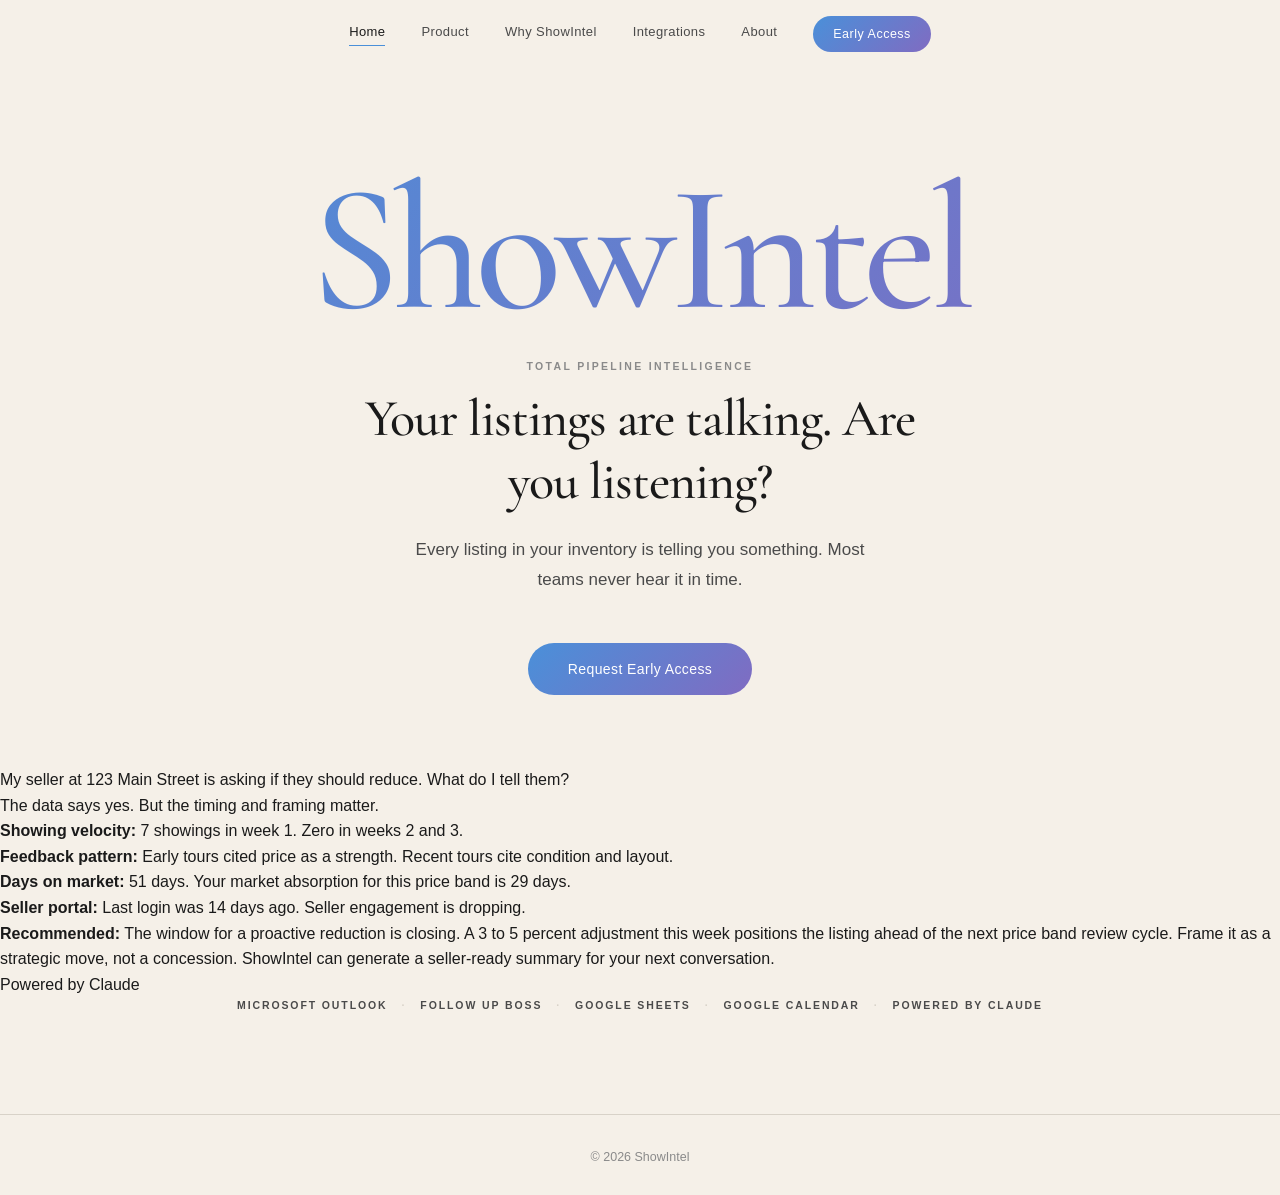
<file: index.html>
<!DOCTYPE html>
<html lang="en">
<head>
  <meta charset="utf-8">
  <meta name="viewport" content="width=device-width, initial-scale=1">
  <title>ShowIntel</title>
  <link rel="preconnect" href="https://fonts.googleapis.com">
  <link rel="preconnect" href="https://fonts.gstatic.com" crossorigin>
  <link href="https://fonts.googleapis.com/css2?family=Cormorant+Garamond:wght@400;500;600&display=swap" rel="stylesheet">
  <link rel="stylesheet" href="styles.css">
</head>
<body>

<nav class="nav">
  <div class="nav-inner">
    <div class="nav-links">
      <a href="index.html" class="nav-link active">Home</a>
      <a href="product.html" class="nav-link">Product</a>
      <a href="why.html" class="nav-link">Why ShowIntel</a>
      <a href="integrations.html" class="nav-link">Integrations</a>
      <a href="about.html" class="nav-link">About</a>
    </div>
    <a href="early-access.html" class="nav-cta">Early Access</a>
    <button class="nav-hamburger" aria-label="Toggle menu" aria-expanded="false">
      <span></span>
    </button>
  </div>
</nav>

<div class="nav-mobile" id="nav-mobile">
  <a href="index.html" class="nav-link active">Home</a>
  <a href="product.html" class="nav-link">Product</a>
  <a href="why.html" class="nav-link">Why ShowIntel</a>
  <a href="integrations.html" class="nav-link">Integrations</a>
  <a href="about.html" class="nav-link">About</a>
  <a href="early-access.html" class="nav-cta">Early Access</a>
</div>

<main>

  <!-- Hero -->
  <section class="hero">
    <span class="wordmark">ShowIntel</span>
    <span class="hero-kicker">Total Pipeline Intelligence</span>
    <h1 class="hero-headline">Your listings are talking. Are you listening?</h1>
    <p class="hero-pain">Every listing in your inventory is telling you something. Most teams never hear it in time.</p>
    <a href="early-access.html" class="btn">Request Early Access</a>
  </section>

  <!-- AI Insights Chat Window -->
  <section class="chat-section">
    <div class="chat-window">
      <div class="chat-query-row">
        <div class="chat-bubble">My seller at 123 Main Street is asking if they should reduce. What do I tell them?</div>
      </div>
      <div class="chat-response">
        <p class="chat-headline">The data says yes. But the timing and framing matter.</p>
        <ul class="chat-list">
          <li><span><strong>Showing velocity:</strong> 7 showings in week 1. Zero in weeks 2 and 3.</span></li>
          <li><span><strong>Feedback pattern:</strong> Early tours cited price as a strength. Recent tours cite condition and layout.</span></li>
          <li><span><strong>Days on market:</strong> 51 days. Your market absorption for this price band is 29 days.</span></li>
          <li><span><strong>Seller portal:</strong> Last login was 14 days ago. Seller engagement is dropping.</span></li>
        </ul>
        <div class="chat-rec">
          <strong>Recommended:</strong> The window for a proactive reduction is closing. A 3 to 5 percent adjustment this week positions the listing ahead of the next price band review cycle. Frame it as a strategic move, not a concession. ShowIntel can generate a seller-ready summary for your next conversation.
        </div>
        <div class="chat-powered">Powered by Claude</div>
      </div>
    </div>
  </section>

  <!-- Integration Strip -->
  <div class="int-strip">
    <span>Microsoft Outlook</span>
    <span class="int-sep">·</span>
    <span>Follow Up Boss</span>
    <span class="int-sep">·</span>
    <span>Google Sheets</span>
    <span class="int-sep">·</span>
    <span>Google Calendar</span>
    <span class="int-sep">·</span>
    <span>Powered by Claude</span>
  </div>

</main>

<footer class="footer">&copy; 2026 ShowIntel</footer>

<script src="main.js"></script>
</body>
</html>
</file>
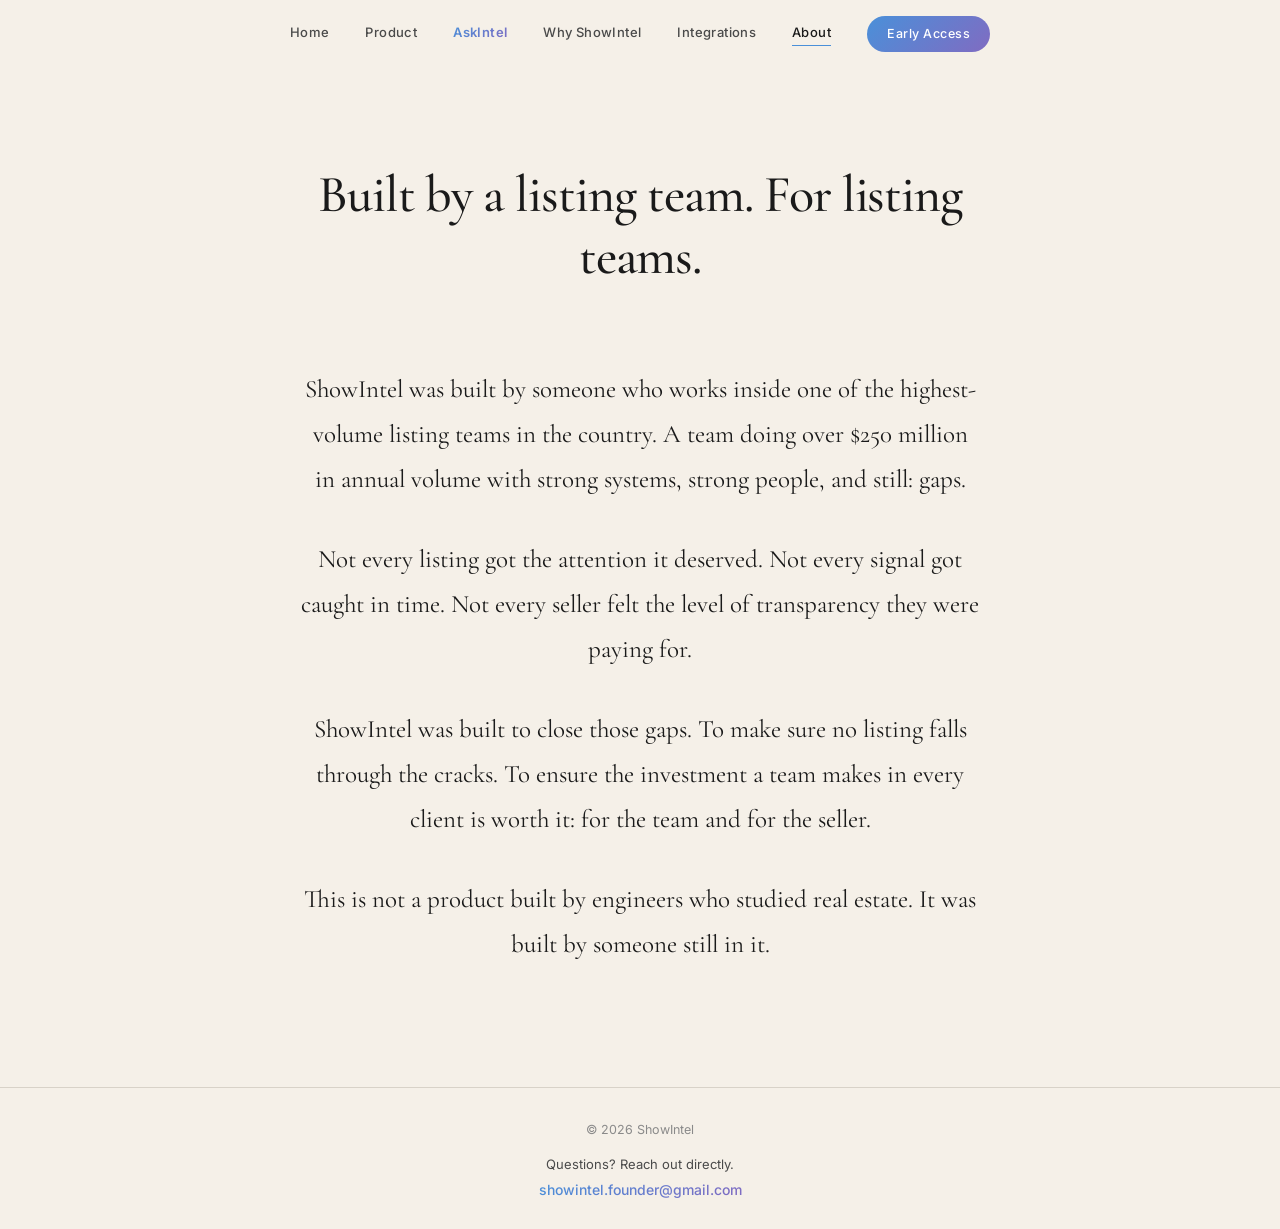
<file: about.html>
<!DOCTYPE html>
<html lang="en">
<head>
  <meta charset="utf-8">
  <meta name="viewport" content="width=device-width, initial-scale=1">
  <title>ShowIntel — About</title>
  <link rel="preconnect" href="https://fonts.googleapis.com">
  <link rel="preconnect" href="https://fonts.gstatic.com" crossorigin>
  <link href="https://fonts.googleapis.com/css2?family=Cormorant+Garamond:wght@400;500;600&family=Inter:wght@400;500;600&display=swap" rel="stylesheet">
  <link rel="stylesheet" href="styles.css">
</head>
<body>

<nav class="nav">
  <div class="nav-inner">
    <div class="nav-links">
      <a href="index.html" class="nav-link">Home</a>
      <a href="product.html" class="nav-link">Product</a>
      <a href="askintel.html" class="nav-link nav-link-ai">AskIntel</a>
      <a href="why.html" class="nav-link">Why ShowIntel</a>
      <a href="integrations.html" class="nav-link">Integrations</a>
      <a href="about.html" class="nav-link active">About</a>
    </div>
    <a href="early-access.html" class="nav-cta">Early Access</a>
    <button class="nav-hamburger" aria-label="Toggle menu" aria-expanded="false">
      <span></span>
    </button>
  </div>
</nav>

<div class="nav-mobile" id="nav-mobile">
  <a href="index.html" class="nav-link">Home</a>
  <a href="product.html" class="nav-link">Product</a>
  <a href="askintel.html" class="nav-link nav-link-ai">AskIntel</a>
  <a href="why.html" class="nav-link">Why ShowIntel</a>
  <a href="integrations.html" class="nav-link">Integrations</a>
  <a href="about.html" class="nav-link active">About</a>
  <a href="early-access.html" class="nav-cta">Early Access</a>
</div>

<main>

  <!-- Page Header -->
  <header class="page-header">
    <h1 class="page-h1">Built by a listing team. For listing teams.</h1>
  </header>

  <!-- Statement -->
  <section class="about-body">
    <div class="about-statement">
      <p>ShowIntel was built by someone who works inside one of the highest-volume listing teams in the country. A team doing over $250 million in annual volume with strong systems, strong people, and still: gaps.</p>
      <p>Not every listing got the attention it deserved. Not every signal got caught in time. Not every seller felt the level of transparency they were paying for.</p>
      <p>ShowIntel was built to close those gaps. To make sure no listing falls through the cracks. To ensure the investment a team makes in every client is worth it: for the team and for the seller.</p>
      <p>This is not a product built by engineers who studied real estate. It was built by someone still in it.</p>
    </div>
  </section>

</main>

<footer class="footer">
  <span class="footer-copy">&copy; 2026 ShowIntel</span>
  <div class="footer-contact">
    <span class="footer-contact-line">Questions? Reach out directly.</span>
    <a class="footer-mail" href="mailto:showintel.founder@gmail.com">showintel.founder@gmail.com</a>
  </div>
</footer>

<script src="main.js"></script>
</body>
</html>
</file>
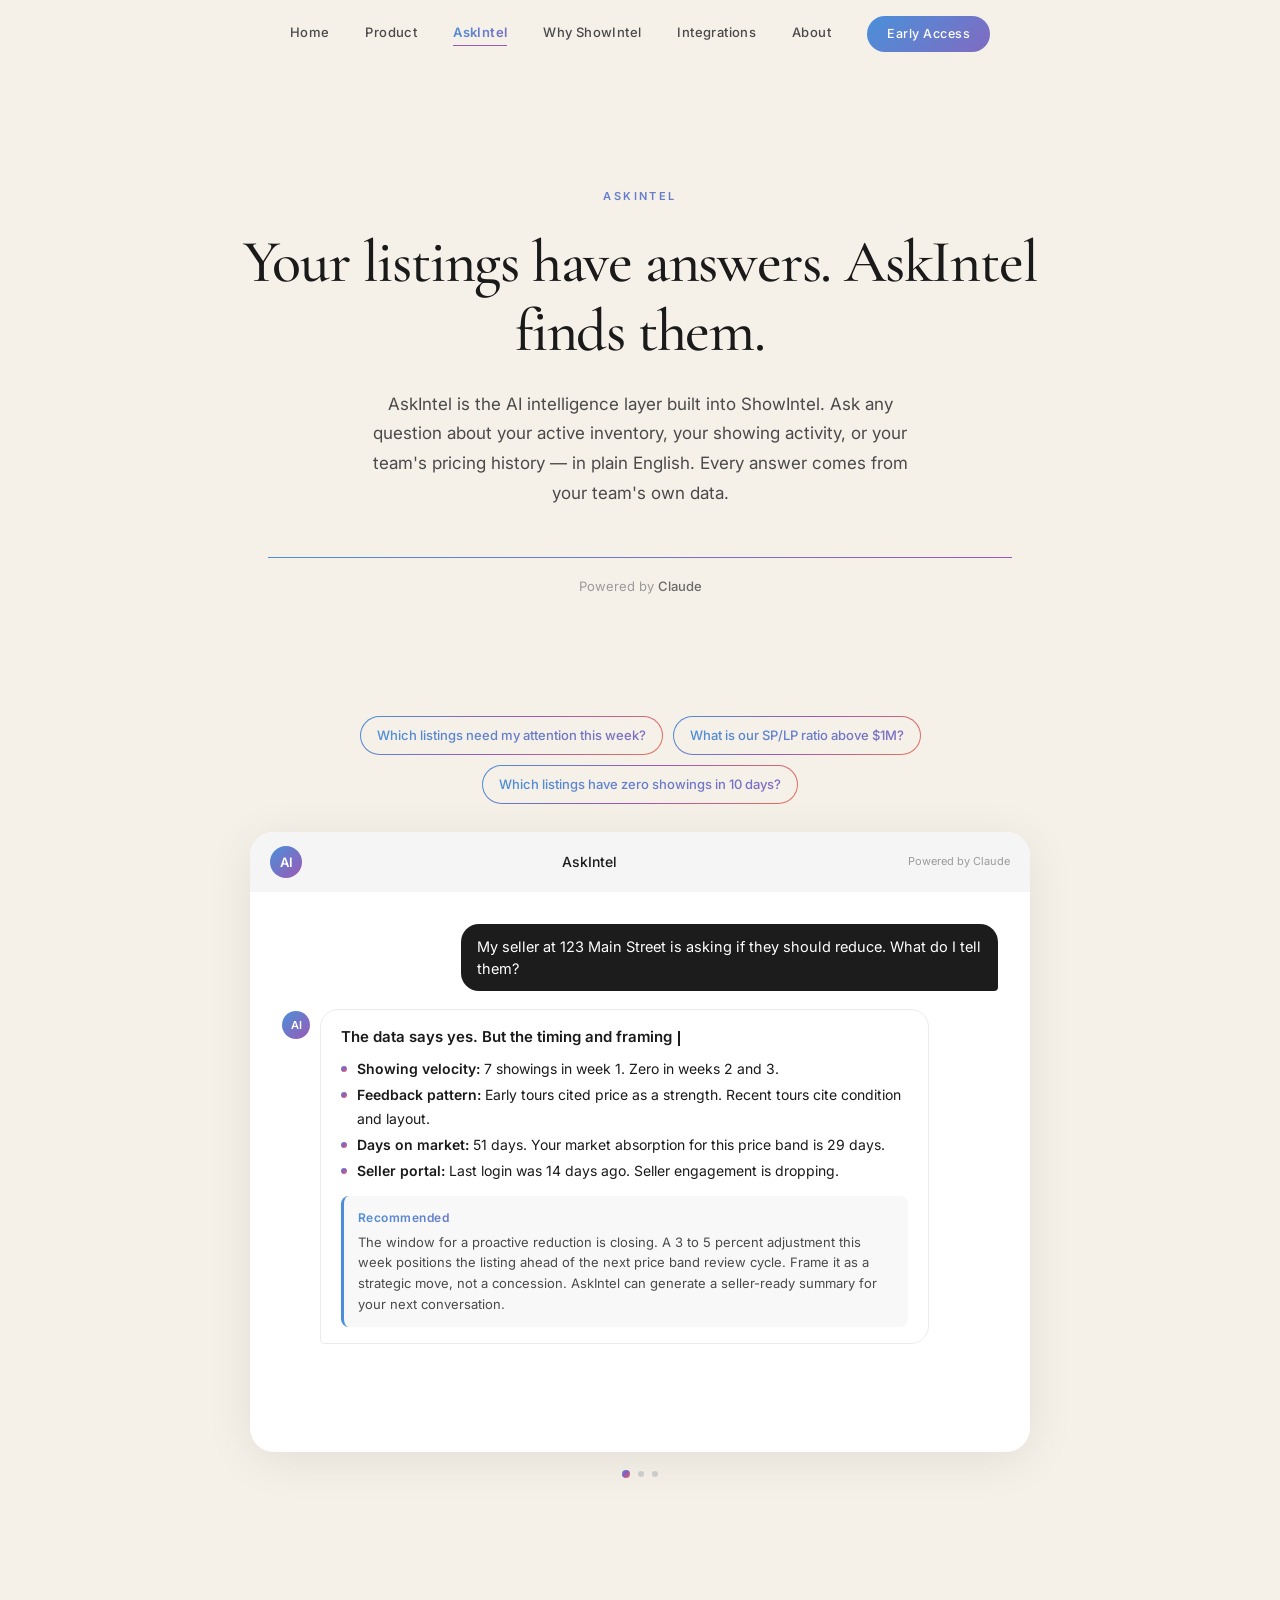
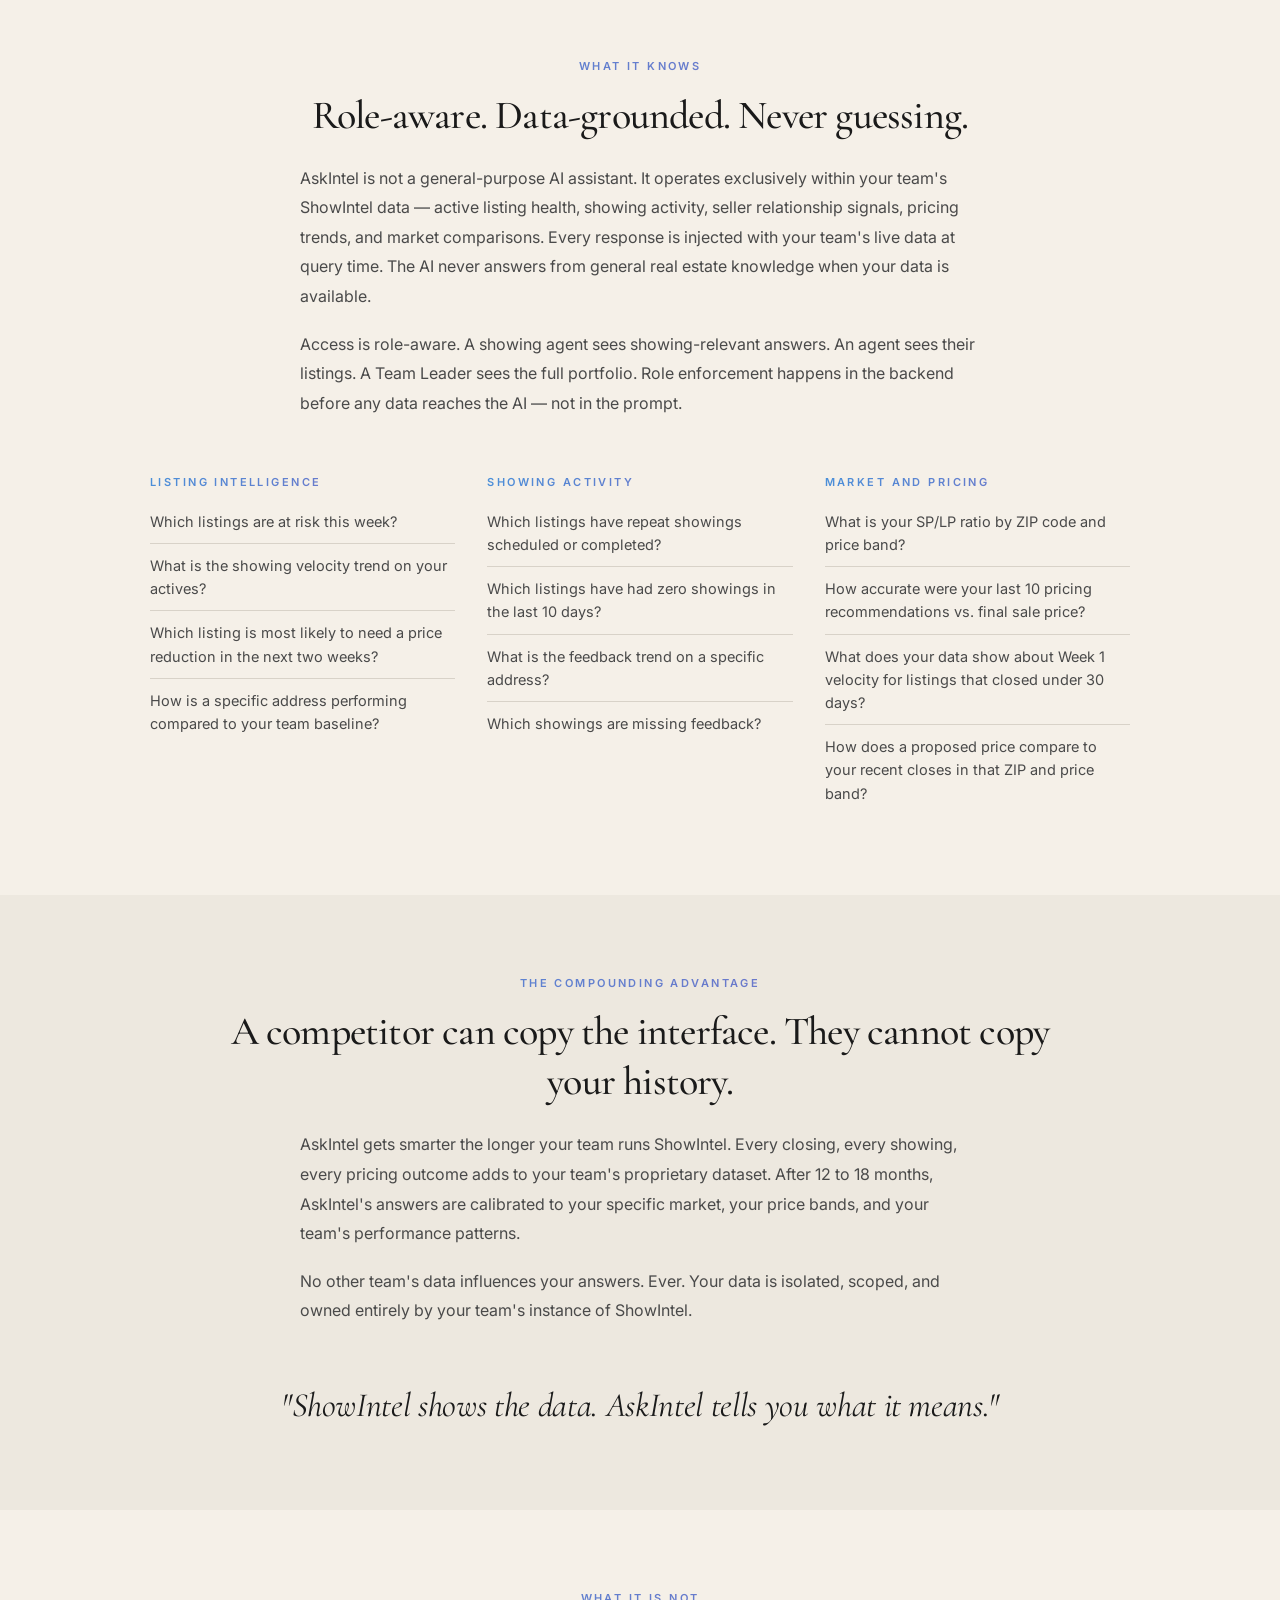
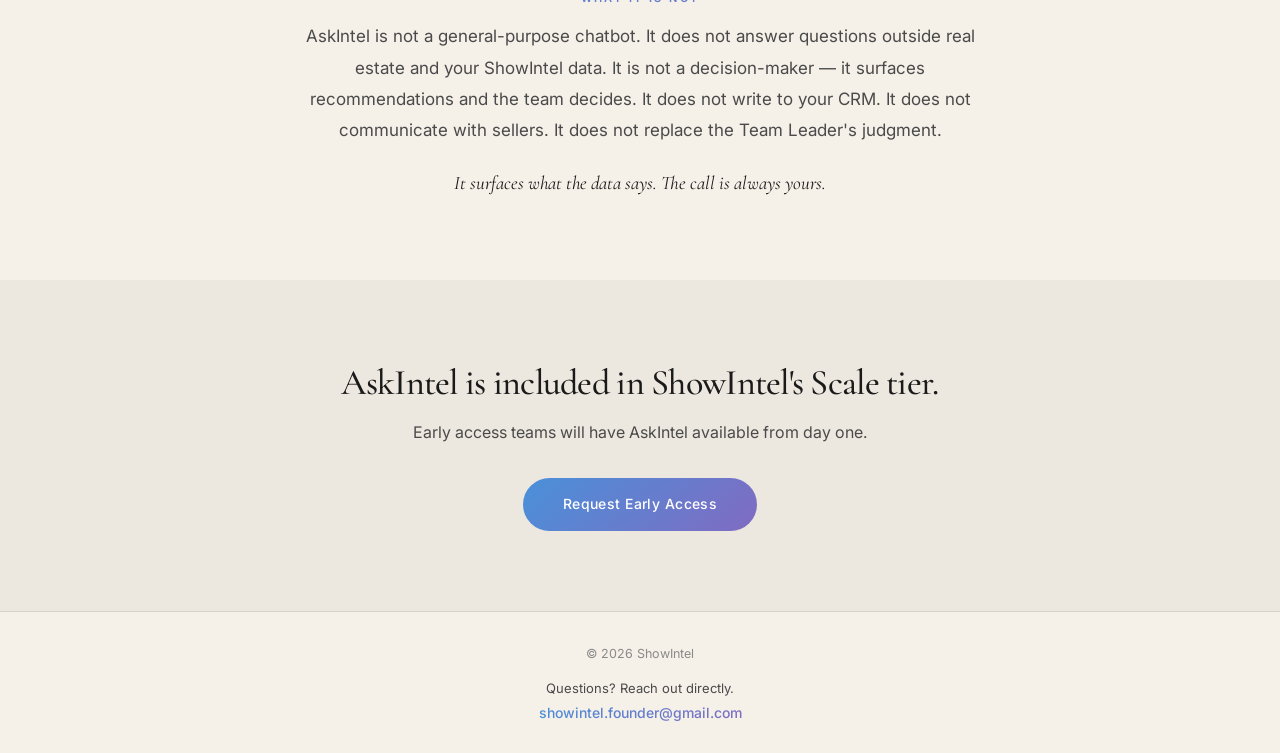
<file: askintel.html>
<!DOCTYPE html>
<html lang="en">
<head>
  <meta charset="utf-8">
  <meta name="viewport" content="width=device-width, initial-scale=1">
  <title>ShowIntel — AskIntel</title>
  <link rel="preconnect" href="https://fonts.googleapis.com">
  <link rel="preconnect" href="https://fonts.gstatic.com" crossorigin>
  <link href="https://fonts.googleapis.com/css2?family=Cormorant+Garamond:wght@400;500;600&family=Inter:wght@400;500;600&display=swap" rel="stylesheet">
  <link rel="stylesheet" href="styles.css">
</head>
<body>

<nav class="nav">
  <div class="nav-inner">
    <div class="nav-links">
      <a href="index.html" class="nav-link">Home</a>
      <a href="product.html" class="nav-link">Product</a>
      <a href="askintel.html" class="nav-link nav-link-ai active">AskIntel</a>
      <a href="why.html" class="nav-link">Why ShowIntel</a>
      <a href="integrations.html" class="nav-link">Integrations</a>
      <a href="about.html" class="nav-link">About</a>
    </div>
    <a href="early-access.html" class="nav-cta">Early Access</a>
    <button class="nav-hamburger" aria-label="Toggle menu" aria-expanded="false">
      <span></span>
    </button>
  </div>
</nav>

<div class="nav-mobile" id="nav-mobile">
  <a href="index.html" class="nav-link">Home</a>
  <a href="product.html" class="nav-link">Product</a>
  <a href="askintel.html" class="nav-link nav-link-ai active">AskIntel</a>
  <a href="why.html" class="nav-link">Why ShowIntel</a>
  <a href="integrations.html" class="nav-link">Integrations</a>
  <a href="about.html" class="nav-link">About</a>
  <a href="early-access.html" class="nav-cta">Early Access</a>
</div>

<main>

  <!-- Hero -->
  <header class="ai-hero">
    <span class="label-gradient">AskIntel</span>
    <h1 class="ai-hero-h">Your listings have answers. AskIntel finds them.</h1>
    <p class="ai-hero-sub">AskIntel is the AI intelligence layer built into ShowIntel. Ask any question about your active inventory, your showing activity, or your team's pricing history — in plain English. Every answer comes from your team's own data.</p>

    <div class="ai-divider-wrap">
      <span class="ai-divider"></span>
    </div>
    <p class="ai-powered">Powered by <strong>Claude</strong></p>
  </header>

  <!-- Demo with starter chips -->
  <section class="ai-demo-section">
    <div class="prompt-chips">
      <div class="prompt-chip"><span>Which listings need my attention this week?</span></div>
      <div class="prompt-chip"><span>What is our SP/LP ratio above $1M?</span></div>
      <div class="prompt-chip"><span>Which listings have zero showings in 10 days?</span></div>
    </div>

    <div class="ichat-window ichat-window-lg" data-ichat>
      <div class="ichat-header">
        <div class="ichat-avatar-sm">AI</div>
        <span class="ichat-title">AskIntel</span>
        <span class="ichat-powered">Powered by Claude</span>
      </div>
      <div class="ichat-body">

        <!-- Slide 1 -->
        <div class="ichat-slide active">
          <div class="ichat-user-row">
            <div class="ichat-user-bubble">My seller at 123 Main Street is asking if they should reduce. What do I tell them?</div>
          </div>
          <div class="ichat-ai-row">
            <div class="ichat-avatar">AI</div>
            <div class="ichat-ai-bubble">
              <p class="ichat-headline" data-text="The data says yes. But the timing and framing matter."></p>
              <ul class="ichat-bullets">
                <li><span><strong>Showing velocity:</strong> 7 showings in week 1. Zero in weeks 2 and 3.</span></li>
                <li><span><strong>Feedback pattern:</strong> Early tours cited price as a strength. Recent tours cite condition and layout.</span></li>
                <li><span><strong>Days on market:</strong> 51 days. Your market absorption for this price band is 29 days.</span></li>
                <li><span><strong>Seller portal:</strong> Last login was 14 days ago. Seller engagement is dropping.</span></li>
              </ul>
              <div class="ichat-rec">
                <span class="ichat-rec-label">Recommended</span>
                <p class="ichat-rec-body">The window for a proactive reduction is closing. A 3 to 5 percent adjustment this week positions the listing ahead of the next price band review cycle. Frame it as a strategic move, not a concession. AskIntel can generate a seller-ready summary for your next conversation.</p>
              </div>
            </div>
          </div>
        </div>

        <!-- Slide 2 -->
        <div class="ichat-slide">
          <div class="ichat-user-row">
            <div class="ichat-user-bubble">How did our pricing accuracy hold up on last month's closings?</div>
          </div>
          <div class="ichat-ai-row">
            <div class="ichat-avatar">AI</div>
            <div class="ichat-ai-bubble">
              <p class="ichat-headline" data-text="4 of 6 closings came in within 2% of list price. Two outliers are worth reviewing."></p>
              <ul class="ichat-bullets">
                <li><span><strong>Top performers:</strong> Both closed in under 28 days with strong Week 1 showing velocity.</span></li>
                <li><span><strong>Outlier pattern:</strong> The two that missed averaged 51 days before a price reduction was recorded.</span></li>
                <li><span><strong>Early signal:</strong> Both outliers showed below-baseline velocity by day 8. The data was there.</span></li>
                <li><span><strong>SP/LP ratio:</strong> Your team average for the month was 97.4%.</span></li>
              </ul>
              <div class="ichat-rec">
                <span class="ichat-rec-label">Recommended</span>
                <p class="ichat-rec-body">Week 1 velocity is your earliest and most reliable pricing signal. These two listings flagged it at day 8. AskIntel can set an automatic alert for any listing that falls below your team baseline in Week 1.</p>
              </div>
            </div>
          </div>
        </div>

        <!-- Slide 3 -->
        <div class="ichat-slide">
          <div class="ichat-user-row">
            <div class="ichat-user-bubble">Which of my listings have had zero showings in the last 10 days?</div>
          </div>
          <div class="ichat-ai-row">
            <div class="ichat-avatar">AI</div>
            <div class="ichat-ai-bubble">
              <p class="ichat-headline" data-text="Two listings. Both entered their third week with no new activity."></p>
              <ul class="ichat-bullets">
                <li><span><strong>456 Palm Canyon Dr:</strong> Last showing was 11 days ago. Feedback from that tour cited price.</span></li>
                <li><span><strong>789 Desert View Ln:</strong> Last showing was 13 days ago. No feedback submitted. Showing agent has been notified.</span></li>
                <li><span><strong>Context:</strong> Both listings are above your team's average DOM for their price band.</span></li>
              </ul>
              <div class="ichat-rec">
                <span class="ichat-rec-label">Recommended</span>
                <p class="ichat-rec-body">456 Palm Canyon Dr needs a seller conversation before day 30. 789 Desert View Ln needs feedback collected first — the missing data is limiting AskIntel's ability to assess it accurately.</p>
              </div>
            </div>
          </div>
        </div>

      </div>
    </div>

    <div class="ichat-dots">
      <span class="ichat-dot active"></span>
      <span class="ichat-dot"></span>
      <span class="ichat-dot"></span>
    </div>
  </section>

  <!-- What it knows -->
  <section class="ai-section">
    <div class="ai-section-inner">
      <span class="label-gradient">What It Knows</span>
      <h2 class="ai-section-h">Role-aware. Data-grounded. Never guessing.</h2>
      <div class="ai-section-body">
        <p>AskIntel is not a general-purpose AI assistant. It operates exclusively within your team's ShowIntel data — active listing health, showing activity, seller relationship signals, pricing trends, and market comparisons. Every response is injected with your team's live data at query time. The AI never answers from general real estate knowledge when your data is available.</p>
        <p>Access is role-aware. A showing agent sees showing-relevant answers. An agent sees their listings. A Team Leader sees the full portfolio. Role enforcement happens in the backend before any data reaches the AI — not in the prompt.</p>
      </div>

      <div class="ai-grid">
        <div class="ai-grid-col">
          <span class="ai-grid-col-label">Listing Intelligence</span>
          <ul>
            <li>Which listings are at risk this week?</li>
            <li>What is the showing velocity trend on your actives?</li>
            <li>Which listing is most likely to need a price reduction in the next two weeks?</li>
            <li>How is a specific address performing compared to your team baseline?</li>
          </ul>
        </div>
        <div class="ai-grid-col">
          <span class="ai-grid-col-label">Showing Activity</span>
          <ul>
            <li>Which listings have repeat showings scheduled or completed?</li>
            <li>Which listings have had zero showings in the last 10 days?</li>
            <li>What is the feedback trend on a specific address?</li>
            <li>Which showings are missing feedback?</li>
          </ul>
        </div>
        <div class="ai-grid-col">
          <span class="ai-grid-col-label">Market and Pricing</span>
          <ul>
            <li>What is your SP/LP ratio by ZIP code and price band?</li>
            <li>How accurate were your last 10 pricing recommendations vs. final sale price?</li>
            <li>What does your data show about Week 1 velocity for listings that closed under 30 days?</li>
            <li>How does a proposed price compare to your recent closes in that ZIP and price band?</li>
          </ul>
        </div>
      </div>
    </div>
  </section>

  <!-- Data moat -->
  <section class="ai-section ai-section-cream">
    <div class="ai-section-inner">
      <span class="label-gradient">The Compounding Advantage</span>
      <h2 class="ai-section-h">A competitor can copy the interface. They cannot copy your history.</h2>
      <div class="ai-section-body">
        <p>AskIntel gets smarter the longer your team runs ShowIntel. Every closing, every showing, every pricing outcome adds to your team's proprietary dataset. After 12 to 18 months, AskIntel's answers are calibrated to your specific market, your price bands, and your team's performance patterns.</p>
        <p>No other team's data influences your answers. Ever. Your data is isolated, scoped, and owned entirely by your team's instance of ShowIntel.</p>
      </div>

      <p class="ai-pullquote">"ShowIntel shows the data. AskIntel tells you what it means."</p>
    </div>
  </section>

  <!-- What it is not -->
  <section class="ai-section">
    <div class="ai-section-inner">
      <span class="label-gradient">What It Is Not</span>
      <div class="ai-not-statement">
        <p>AskIntel is not a general-purpose chatbot. It does not answer questions outside real estate and your ShowIntel data. It is not a decision-maker — it surfaces recommendations and the team decides. It does not write to your CRM. It does not communicate with sellers. It does not replace the Team Leader's judgment.</p>
        <p>It surfaces what the data says. The call is always yours.</p>
      </div>
    </div>
  </section>

  <!-- CTA -->
  <section class="ai-section ai-section-cream">
    <div class="ai-section-inner ai-cta">
      <h2 class="ai-cta-h">AskIntel is included in ShowIntel's Scale tier.</h2>
      <p class="ai-cta-sub">Early access teams will have AskIntel available from day one.</p>
      <a href="early-access.html" class="btn">Request Early Access</a>
    </div>
  </section>

</main>

<footer class="footer">
  <span class="footer-copy">&copy; 2026 ShowIntel</span>
  <div class="footer-contact">
    <span class="footer-contact-line">Questions? Reach out directly.</span>
    <a class="footer-mail" href="mailto:showintel.founder@gmail.com">showintel.founder@gmail.com</a>
  </div>
</footer>

<script src="main.js"></script>
</body>
</html>
</file>
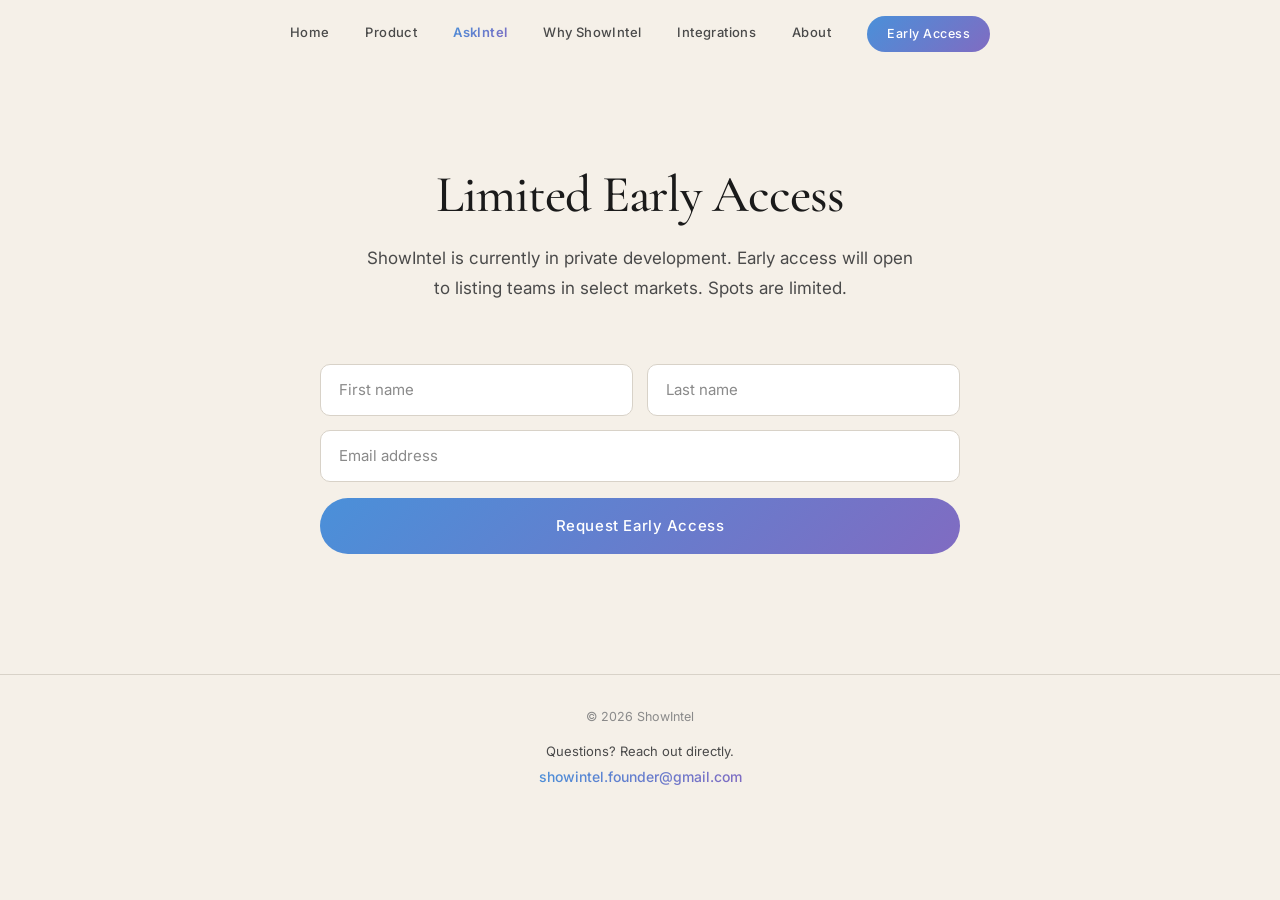
<file: early-access.html>
<!DOCTYPE html>
<html lang="en">
<head>
  <meta charset="utf-8">
  <meta name="viewport" content="width=device-width, initial-scale=1">
  <title>ShowIntel — Early Access</title>
  <link rel="preconnect" href="https://fonts.googleapis.com">
  <link rel="preconnect" href="https://fonts.gstatic.com" crossorigin>
  <link href="https://fonts.googleapis.com/css2?family=Cormorant+Garamond:wght@400;500;600&family=Inter:wght@400;500;600&display=swap" rel="stylesheet">
  <link rel="stylesheet" href="styles.css">
</head>
<body>

<nav class="nav">
  <div class="nav-inner">
    <div class="nav-links">
      <a href="index.html" class="nav-link">Home</a>
      <a href="product.html" class="nav-link">Product</a>
      <a href="askintel.html" class="nav-link nav-link-ai">AskIntel</a>
      <a href="why.html" class="nav-link">Why ShowIntel</a>
      <a href="integrations.html" class="nav-link">Integrations</a>
      <a href="about.html" class="nav-link">About</a>
    </div>
    <a href="early-access.html" class="nav-cta">Early Access</a>
    <button class="nav-hamburger" aria-label="Toggle menu" aria-expanded="false">
      <span></span>
    </button>
  </div>
</nav>

<div class="nav-mobile" id="nav-mobile">
  <a href="index.html" class="nav-link">Home</a>
  <a href="product.html" class="nav-link">Product</a>
  <a href="askintel.html" class="nav-link nav-link-ai">AskIntel</a>
  <a href="why.html" class="nav-link">Why ShowIntel</a>
  <a href="integrations.html" class="nav-link">Integrations</a>
  <a href="about.html" class="nav-link">About</a>
  <a href="early-access.html" class="nav-cta">Early Access</a>
</div>

<main>

  <!-- Page Header -->
  <header class="page-header">
    <h1 class="page-h1">Limited Early Access</h1>
    <p class="page-sub">ShowIntel is currently in private development. Early access will open to listing teams in select markets. Spots are limited.</p>
  </header>

  <!-- Form -->
  <section class="form-section">
    <div class="form-wrap" id="form-container">
      <div class="form-row">
        <input id="first" type="text" class="form-input" placeholder="First name" autocomplete="given-name">
        <input id="last"  type="text" class="form-input" placeholder="Last name"  autocomplete="family-name">
      </div>
      <div class="form-email">
        <input id="email" type="email" class="form-input" placeholder="Email address" autocomplete="email">
      </div>
      <button id="submit-btn" class="btn-submit" type="button">Request Early Access</button>
    </div>
  </section>

</main>

<footer class="footer">
  <span class="footer-copy">&copy; 2026 ShowIntel</span>
  <div class="footer-contact">
    <span class="footer-contact-line">Questions? Reach out directly.</span>
    <a class="footer-mail" href="mailto:showintel.founder@gmail.com">showintel.founder@gmail.com</a>
  </div>
</footer>

<script src="main.js"></script>
</body>
</html>
</file>
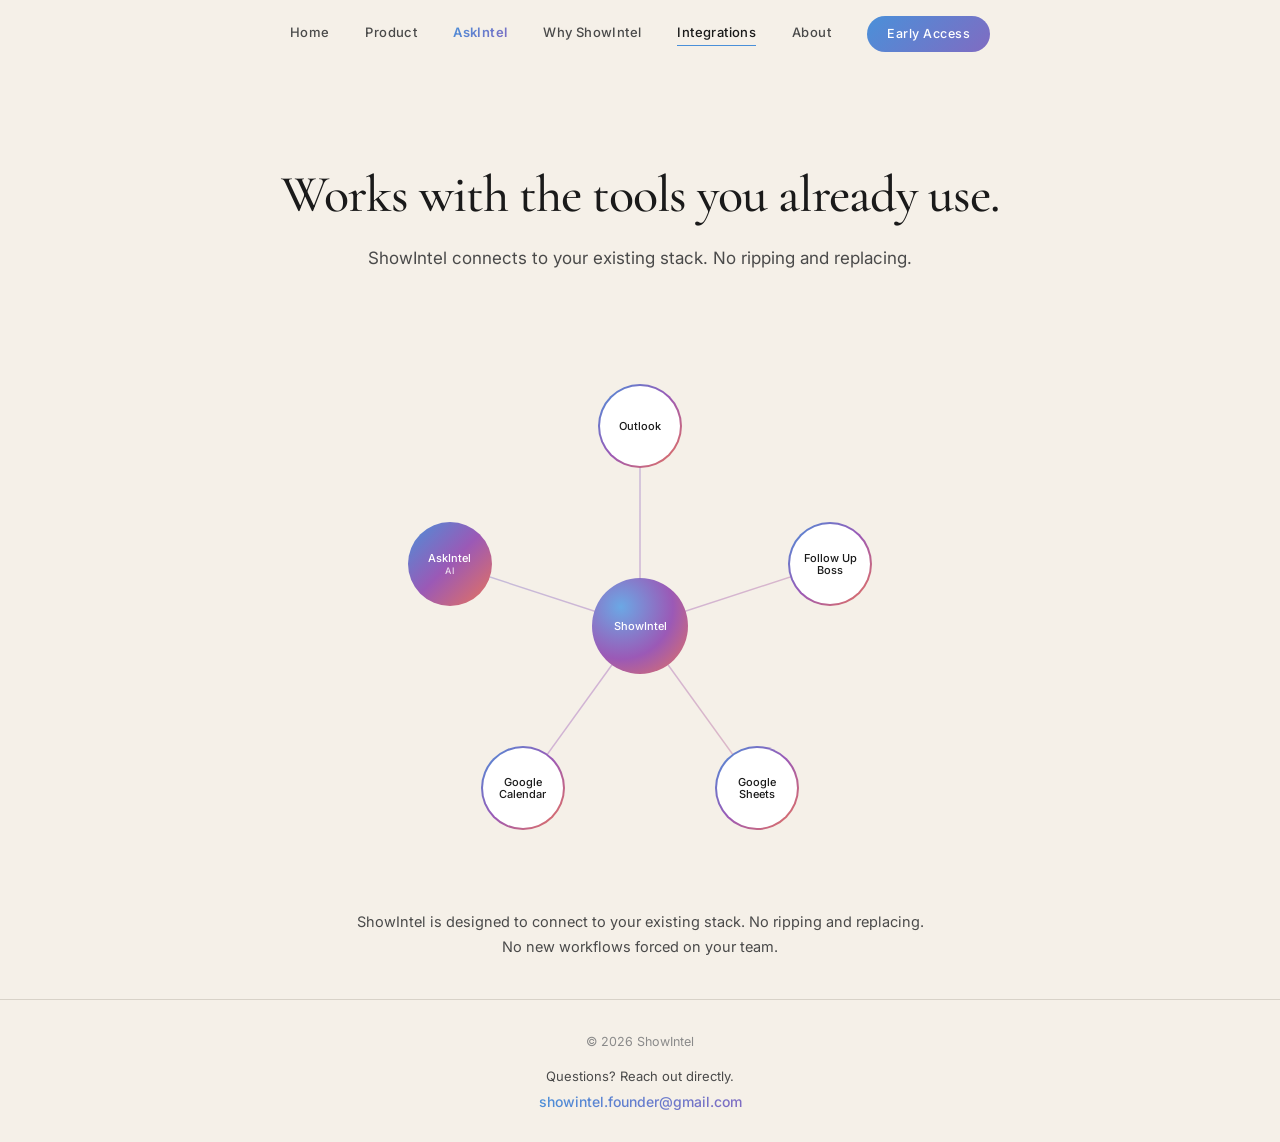
<file: integrations.html>
<!DOCTYPE html>
<html lang="en">
<head>
  <meta charset="utf-8">
  <meta name="viewport" content="width=device-width, initial-scale=1">
  <title>ShowIntel — Integrations</title>
  <link rel="preconnect" href="https://fonts.googleapis.com">
  <link rel="preconnect" href="https://fonts.gstatic.com" crossorigin>
  <link href="https://fonts.googleapis.com/css2?family=Cormorant+Garamond:wght@400;500;600&family=Inter:wght@400;500;600&display=swap" rel="stylesheet">
  <link rel="stylesheet" href="styles.css">
</head>
<body>

<nav class="nav">
  <div class="nav-inner">
    <div class="nav-links">
      <a href="index.html" class="nav-link">Home</a>
      <a href="product.html" class="nav-link">Product</a>
      <a href="askintel.html" class="nav-link nav-link-ai">AskIntel</a>
      <a href="why.html" class="nav-link">Why ShowIntel</a>
      <a href="integrations.html" class="nav-link active">Integrations</a>
      <a href="about.html" class="nav-link">About</a>
    </div>
    <a href="early-access.html" class="nav-cta">Early Access</a>
    <button class="nav-hamburger" aria-label="Toggle menu" aria-expanded="false">
      <span></span>
    </button>
  </div>
</nav>

<div class="nav-mobile" id="nav-mobile">
  <a href="index.html" class="nav-link">Home</a>
  <a href="product.html" class="nav-link">Product</a>
  <a href="askintel.html" class="nav-link nav-link-ai">AskIntel</a>
  <a href="why.html" class="nav-link">Why ShowIntel</a>
  <a href="integrations.html" class="nav-link active">Integrations</a>
  <a href="about.html" class="nav-link">About</a>
  <a href="early-access.html" class="nav-cta">Early Access</a>
</div>

<main>

  <!-- Page Header -->
  <header class="page-header">
    <h1 class="page-h1">Works with the tools you already use.</h1>
    <p class="page-sub">ShowIntel connects to your existing stack. No ripping and replacing.</p>
  </header>

  <!-- Spiderweb Diagram -->
  <section class="diagram-section">
    <div class="diagram-wrap">

      <svg class="diagram-svg" viewBox="0 0 720 520" preserveAspectRatio="xMidYMid meet" aria-hidden="true">
        <defs>
          <linearGradient id="diagramGradient" x1="0" y1="0" x2="720" y2="520" gradientUnits="userSpaceOnUse">
            <stop offset="0%"   stop-color="#4A90D9"/>
            <stop offset="50%"  stop-color="#9B59B6"/>
            <stop offset="100%" stop-color="#E8735A"/>
          </linearGradient>
        </defs>
        <line class="diagram-line" pathLength="1" x1="360" y1="260" x2="360" y2="60"/>
        <line class="diagram-line" pathLength="1" x1="360" y1="260" x2="550" y2="198"/>
        <line class="diagram-line" pathLength="1" x1="360" y1="260" x2="477" y2="422"/>
        <line class="diagram-line" pathLength="1" x1="360" y1="260" x2="243" y2="422"/>
        <line class="diagram-line" pathLength="1" x1="360" y1="260" x2="170" y2="198"/>
      </svg>

      <!-- Center node -->
      <div class="diagram-node diagram-node-center" style="left:50%; top:50%;">
        <span class="diagram-node-name">ShowIntel</span>
      </div>

      <!-- Outer nodes -->
      <div class="diagram-node diagram-node-outer" style="left:50%; top:11.5%;" data-tip="Calendar sync for every appointment. Created, updated, and cancelled automatically.">
        <span class="diagram-node-name">Outlook</span>
      </div>

      <div class="diagram-node diagram-node-outer" style="left:76.4%; top:38.1%;" data-tip="Your CRM stays current. Showing activity and stage changes sync without manual entry.">
        <span class="diagram-node-name">Follow Up Boss</span>
      </div>

      <div class="diagram-node diagram-node-outer" style="left:66.3%; top:81.2%;" data-tip="Closing data pulled automatically from your team's escrow sheet.">
        <span class="diagram-node-name">Google Sheets</span>
      </div>

      <div class="diagram-node diagram-node-outer" style="left:33.7%; top:81.2%;" data-tip="Full calendar visibility across your team. Every appointment, every agent, one view.">
        <span class="diagram-node-name">Google Calendar</span>
      </div>

      <div class="diagram-node diagram-node-outer diagram-node-ai" style="left:23.6%; top:38.1%;" data-tip="The AI intelligence layer. Ask your inventory anything. Powered by Claude.">
        <span class="diagram-node-name">AskIntel</span>
        <span class="diagram-node-sub">AI</span>
      </div>

      <div class="diagram-tooltip"></div>
    </div>

    <!-- Mobile vertical fallback -->
    <div class="diagram-mobile">
      <div class="int-block">
        <p class="int-block-name">Microsoft Outlook</p>
        <p class="int-block-desc">Calendar sync for every appointment. Created, updated, and cancelled automatically.</p>
      </div>
      <div class="int-block">
        <p class="int-block-name">Follow Up Boss</p>
        <p class="int-block-desc">Your CRM stays current. Showing activity and stage changes sync without manual entry.</p>
      </div>
      <div class="int-block">
        <p class="int-block-name">Google Sheets</p>
        <p class="int-block-desc">Closing data pulled automatically from your team's escrow sheet.</p>
      </div>
      <div class="int-block">
        <p class="int-block-name">Google Calendar</p>
        <p class="int-block-desc">Full calendar visibility across your team. Every appointment, every agent, one view.</p>
      </div>
      <div class="int-block">
        <p class="int-block-name">AskIntel</p>
        <p class="int-block-desc">The AI intelligence layer. Ask your inventory anything. Powered by Claude.</p>
      </div>
    </div>

    <p class="diagram-footnote">ShowIntel is designed to connect to your existing stack. No ripping and replacing. No new workflows forced on your team.</p>
  </section>

</main>

<footer class="footer">
  <span class="footer-copy">&copy; 2026 ShowIntel</span>
  <div class="footer-contact">
    <span class="footer-contact-line">Questions? Reach out directly.</span>
    <a class="footer-mail" href="mailto:showintel.founder@gmail.com">showintel.founder@gmail.com</a>
  </div>
</footer>

<script src="main.js"></script>
</body>
</html>
</file>
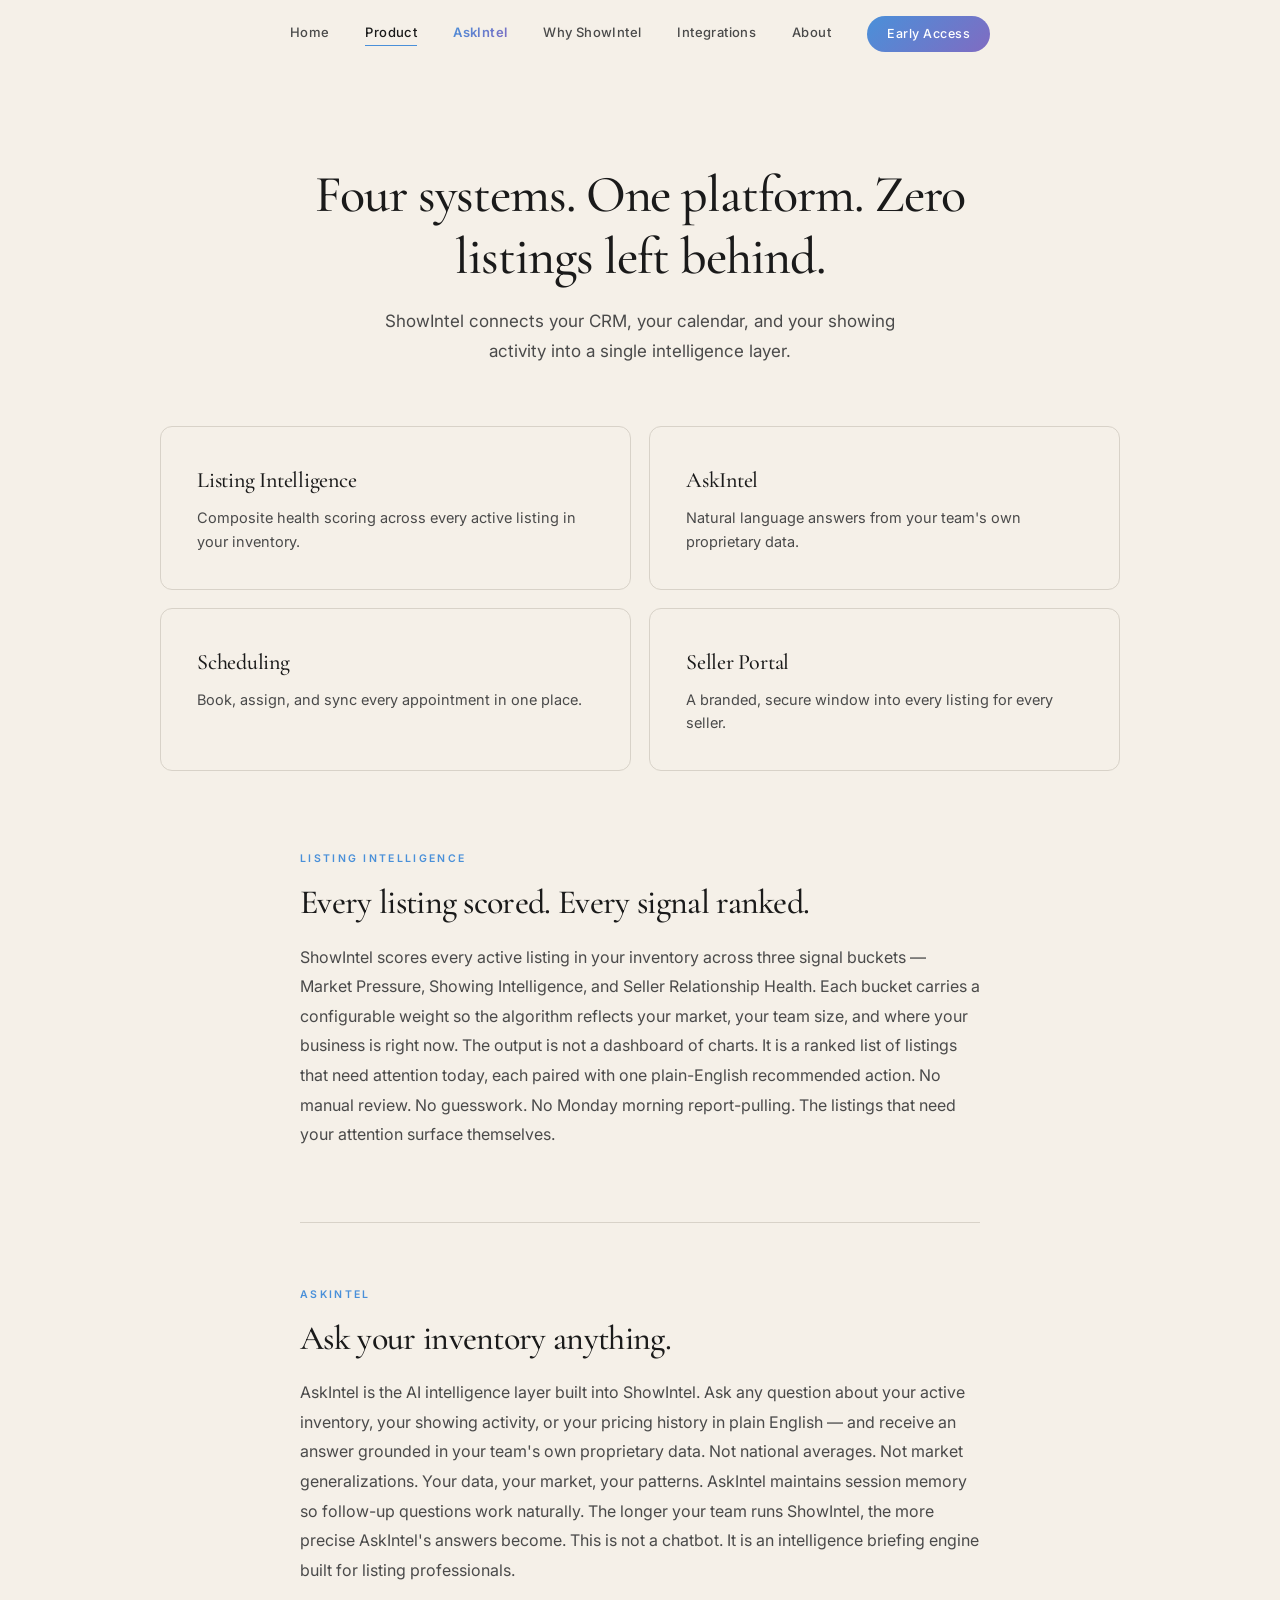
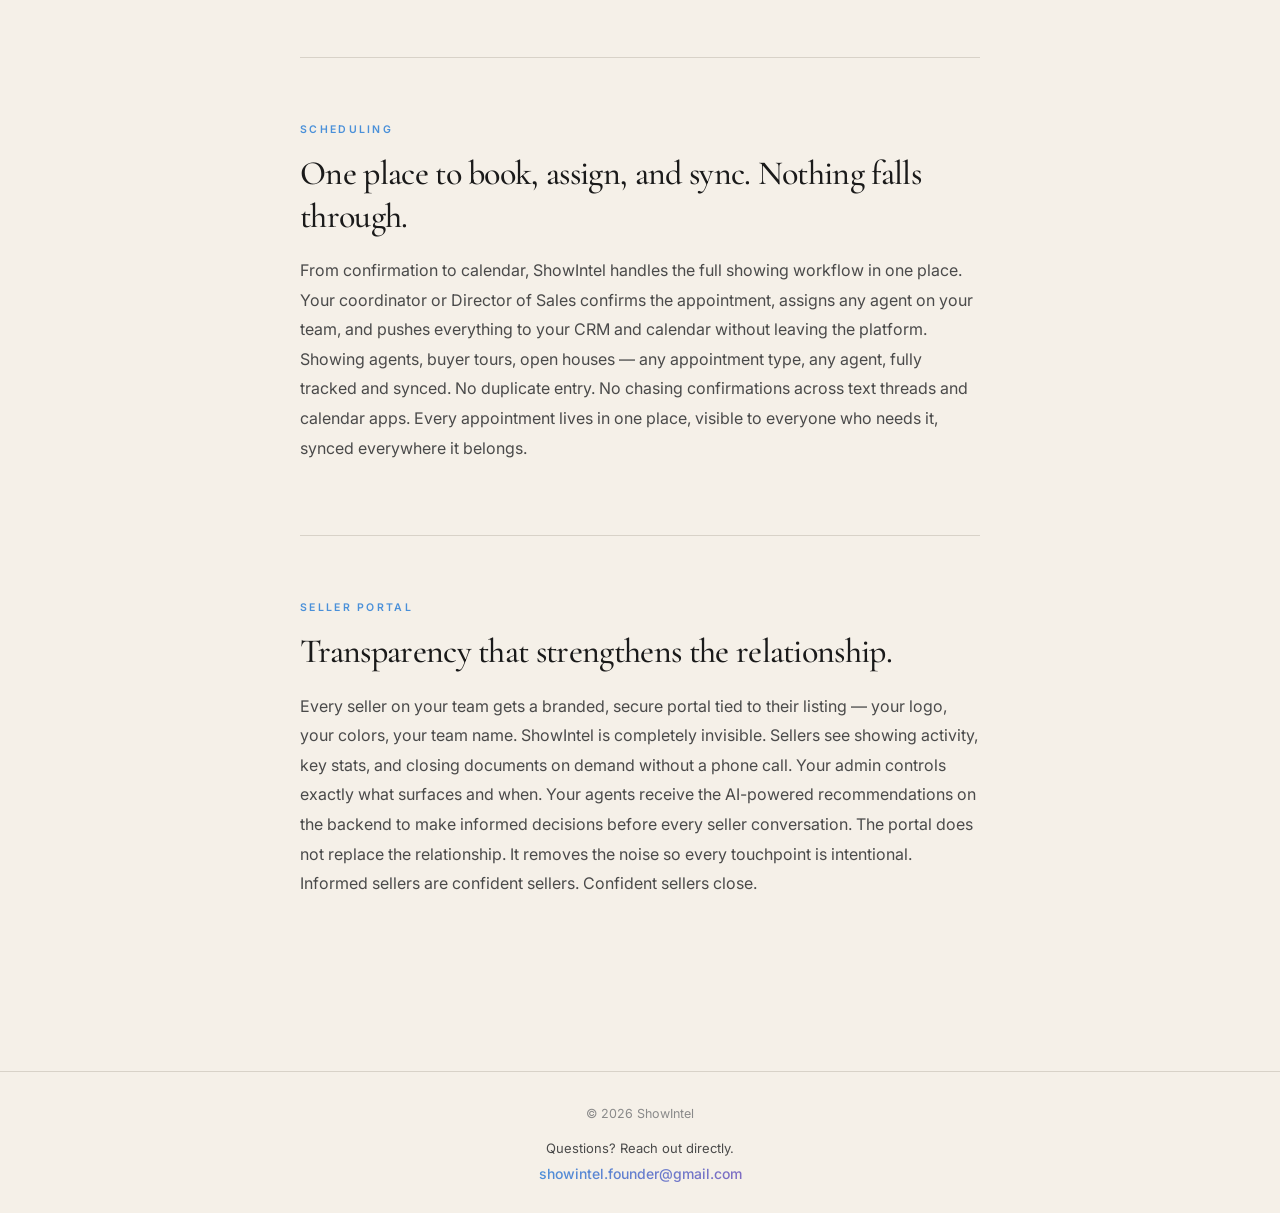
<file: product.html>
<!DOCTYPE html>
<html lang="en">
<head>
  <meta charset="utf-8">
  <meta name="viewport" content="width=device-width, initial-scale=1">
  <title>ShowIntel — Product</title>
  <link rel="preconnect" href="https://fonts.googleapis.com">
  <link rel="preconnect" href="https://fonts.gstatic.com" crossorigin>
  <link href="https://fonts.googleapis.com/css2?family=Cormorant+Garamond:wght@400;500;600&family=Inter:wght@400;500;600&display=swap" rel="stylesheet">
  <link rel="stylesheet" href="styles.css">
</head>
<body>

<nav class="nav">
  <div class="nav-inner">
    <div class="nav-links">
      <a href="index.html" class="nav-link">Home</a>
      <a href="product.html" class="nav-link active">Product</a>
      <a href="askintel.html" class="nav-link nav-link-ai">AskIntel</a>
      <a href="why.html" class="nav-link">Why ShowIntel</a>
      <a href="integrations.html" class="nav-link">Integrations</a>
      <a href="about.html" class="nav-link">About</a>
    </div>
    <a href="early-access.html" class="nav-cta">Early Access</a>
    <button class="nav-hamburger" aria-label="Toggle menu" aria-expanded="false">
      <span></span>
    </button>
  </div>
</nav>

<div class="nav-mobile" id="nav-mobile">
  <a href="index.html" class="nav-link">Home</a>
  <a href="product.html" class="nav-link active">Product</a>
  <a href="askintel.html" class="nav-link nav-link-ai">AskIntel</a>
  <a href="why.html" class="nav-link">Why ShowIntel</a>
  <a href="integrations.html" class="nav-link">Integrations</a>
  <a href="about.html" class="nav-link">About</a>
  <a href="early-access.html" class="nav-cta">Early Access</a>
</div>

<main>

  <!-- Page Header -->
  <header class="page-header">
    <h1 class="page-h1">Four systems. One platform. Zero listings left behind.</h1>
    <p class="page-sub">ShowIntel connects your CRM, your calendar, and your showing activity into a single intelligence layer.</p>
  </header>

  <!-- Feature Cards Grid -->
  <section class="feature-section">
    <div class="feature-grid">

      <div class="feature-card">
        <p class="card-title">Listing Intelligence</p>
        <p class="card-desc">Composite health scoring across every active listing in your inventory.</p>
      </div>

      <div class="feature-card">
        <p class="card-title">AskIntel</p>
        <p class="card-desc">Natural language answers from your team's own proprietary data.</p>
      </div>

      <div class="feature-card">
        <p class="card-title">Scheduling</p>
        <p class="card-desc">Book, assign, and sync every appointment in one place.</p>
      </div>

      <div class="feature-card">
        <p class="card-title">Seller Portal</p>
        <p class="card-desc">A branded, secure window into every listing for every seller.</p>
      </div>

    </div>
  </section>

  <!-- Pillar Sections -->
  <section class="pillars">

    <div class="pillar">
      <span class="label">Listing Intelligence</span>
      <h2 class="pillar-h">Every listing scored. Every signal ranked.</h2>
      <p class="pillar-body">ShowIntel scores every active listing in your inventory across three signal buckets — Market Pressure, Showing Intelligence, and Seller Relationship Health. Each bucket carries a configurable weight so the algorithm reflects your market, your team size, and where your business is right now. The output is not a dashboard of charts. It is a ranked list of listings that need attention today, each paired with one plain-English recommended action. No manual review. No guesswork. No Monday morning report-pulling. The listings that need your attention surface themselves.</p>
    </div>

    <div class="pillar">
      <span class="label">AskIntel</span>
      <h2 class="pillar-h">Ask your inventory anything.</h2>
      <p class="pillar-body">AskIntel is the AI intelligence layer built into ShowIntel. Ask any question about your active inventory, your showing activity, or your pricing history in plain English — and receive an answer grounded in your team's own proprietary data. Not national averages. Not market generalizations. Your data, your market, your patterns. AskIntel maintains session memory so follow-up questions work naturally. The longer your team runs ShowIntel, the more precise AskIntel's answers become. This is not a chatbot. It is an intelligence briefing engine built for listing professionals.</p>
    </div>

    <div class="pillar">
      <span class="label">Scheduling</span>
      <h2 class="pillar-h">One place to book, assign, and sync. Nothing falls through.</h2>
      <p class="pillar-body">From confirmation to calendar, ShowIntel handles the full showing workflow in one place. Your coordinator or Director of Sales confirms the appointment, assigns any agent on your team, and pushes everything to your CRM and calendar without leaving the platform. Showing agents, buyer tours, open houses — any appointment type, any agent, fully tracked and synced. No duplicate entry. No chasing confirmations across text threads and calendar apps. Every appointment lives in one place, visible to everyone who needs it, synced everywhere it belongs.</p>
    </div>

    <div class="pillar">
      <span class="label">Seller Portal</span>
      <h2 class="pillar-h">Transparency that strengthens the relationship.</h2>
      <p class="pillar-body">Every seller on your team gets a branded, secure portal tied to their listing — your logo, your colors, your team name. ShowIntel is completely invisible. Sellers see showing activity, key stats, and closing documents on demand without a phone call. Your admin controls exactly what surfaces and when. Your agents receive the AI-powered recommendations on the backend to make informed decisions before every seller conversation. The portal does not replace the relationship. It removes the noise so every touchpoint is intentional. Informed sellers are confident sellers. Confident sellers close.</p>
    </div>

  </section>

</main>

<footer class="footer">
  <span class="footer-copy">&copy; 2026 ShowIntel</span>
  <div class="footer-contact">
    <span class="footer-contact-line">Questions? Reach out directly.</span>
    <a class="footer-mail" href="mailto:showintel.founder@gmail.com">showintel.founder@gmail.com</a>
  </div>
</footer>

<script src="main.js"></script>
</body>
</html>
</file>
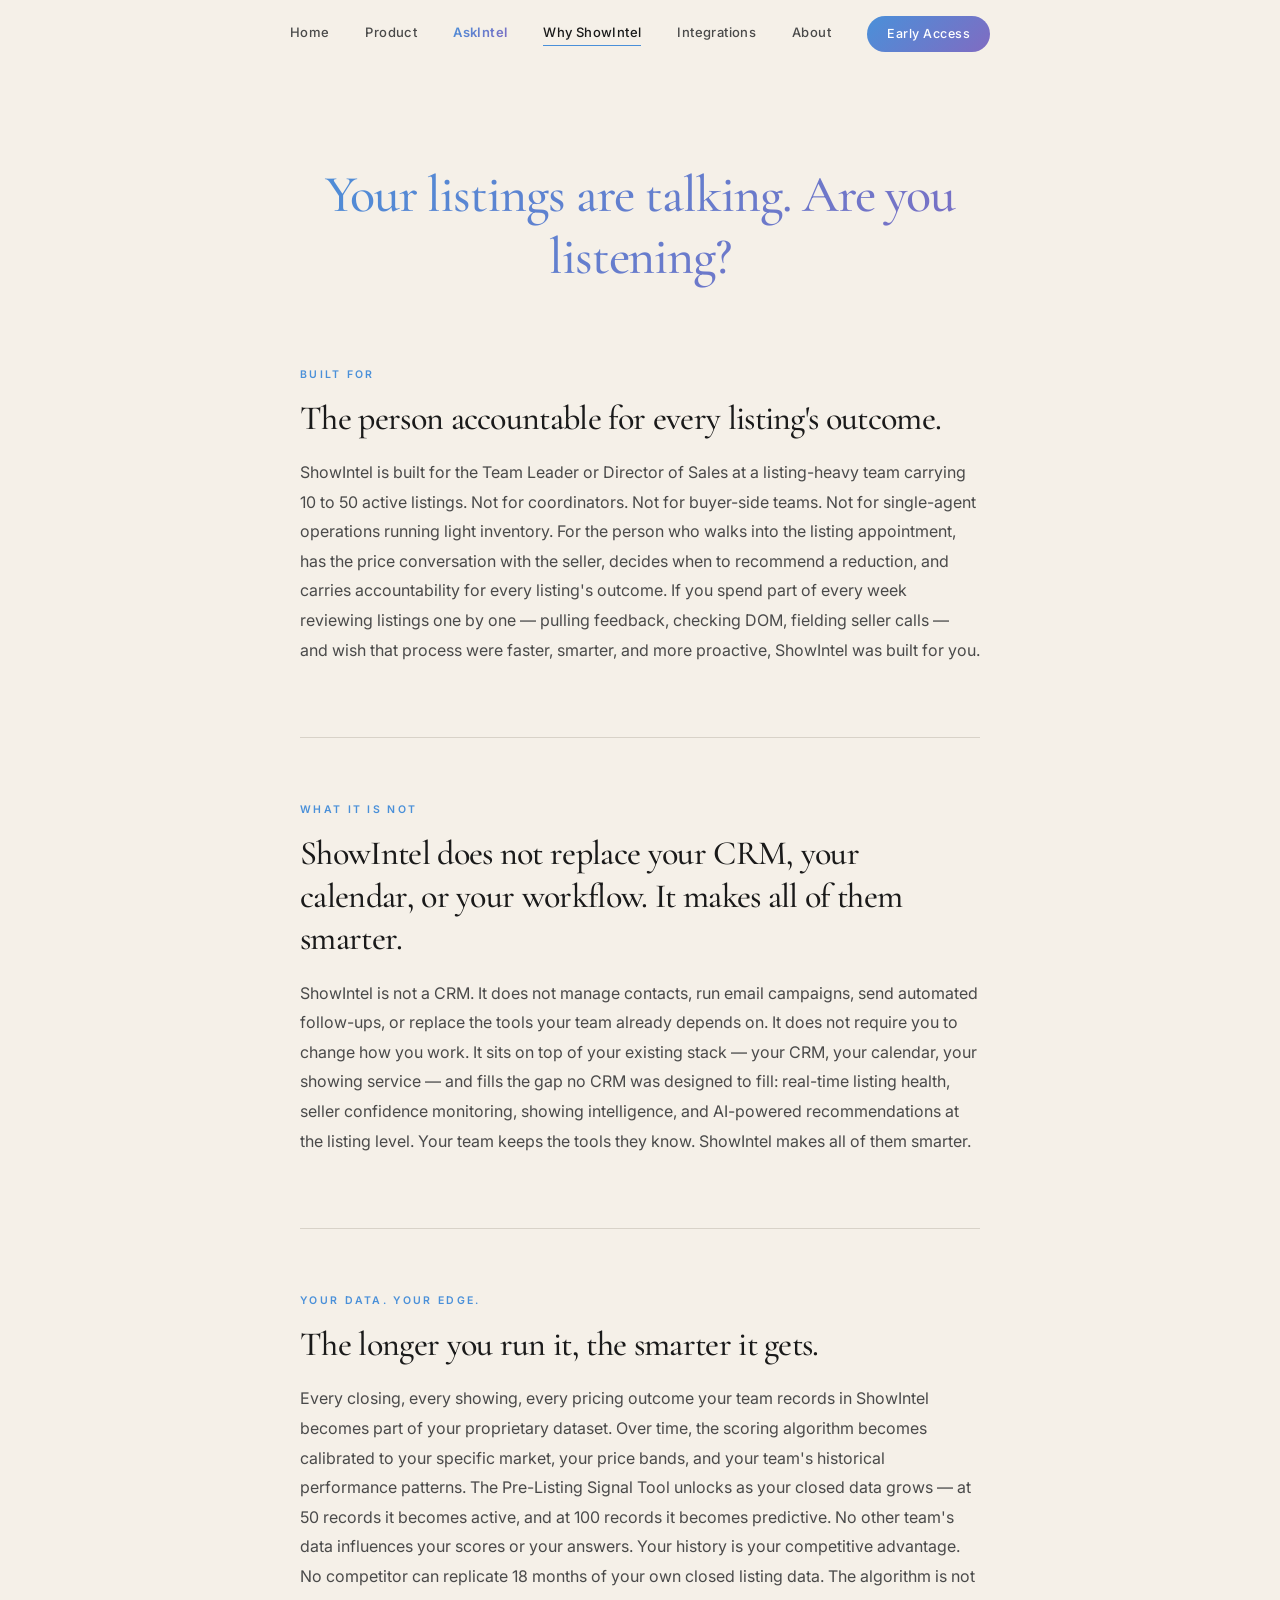
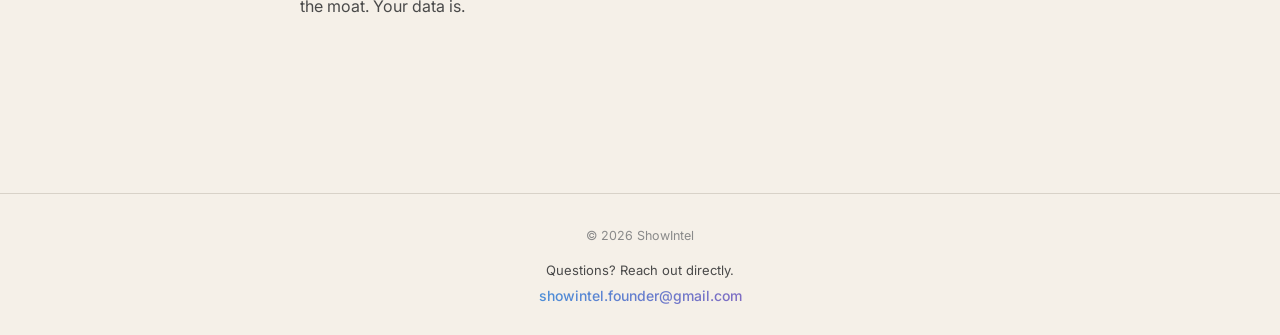
<file: why.html>
<!DOCTYPE html>
<html lang="en">
<head>
  <meta charset="utf-8">
  <meta name="viewport" content="width=device-width, initial-scale=1">
  <title>ShowIntel — Why ShowIntel</title>
  <link rel="preconnect" href="https://fonts.googleapis.com">
  <link rel="preconnect" href="https://fonts.gstatic.com" crossorigin>
  <link href="https://fonts.googleapis.com/css2?family=Cormorant+Garamond:wght@400;500;600&family=Inter:wght@400;500;600&display=swap" rel="stylesheet">
  <link rel="stylesheet" href="styles.css">
</head>
<body>

<nav class="nav">
  <div class="nav-inner">
    <div class="nav-links">
      <a href="index.html" class="nav-link">Home</a>
      <a href="product.html" class="nav-link">Product</a>
      <a href="askintel.html" class="nav-link nav-link-ai">AskIntel</a>
      <a href="why.html" class="nav-link active">Why ShowIntel</a>
      <a href="integrations.html" class="nav-link">Integrations</a>
      <a href="about.html" class="nav-link">About</a>
    </div>
    <a href="early-access.html" class="nav-cta">Early Access</a>
    <button class="nav-hamburger" aria-label="Toggle menu" aria-expanded="false">
      <span></span>
    </button>
  </div>
</nav>

<div class="nav-mobile" id="nav-mobile">
  <a href="index.html" class="nav-link">Home</a>
  <a href="product.html" class="nav-link">Product</a>
  <a href="askintel.html" class="nav-link nav-link-ai">AskIntel</a>
  <a href="why.html" class="nav-link active">Why ShowIntel</a>
  <a href="integrations.html" class="nav-link">Integrations</a>
  <a href="about.html" class="nav-link">About</a>
  <a href="early-access.html" class="nav-cta">Early Access</a>
</div>

<main>

  <!-- Page Header with gradient treatment -->
  <header class="page-header">
    <h1 class="page-h1 gradient-text">Your listings are talking. Are you listening?</h1>
  </header>

  <!-- Why Sections -->
  <section class="why-sections">

    <div class="why-section">
      <span class="label">Built For</span>
      <h2 class="why-h">The person accountable for every listing's outcome.</h2>
      <p class="why-body">ShowIntel is built for the Team Leader or Director of Sales at a listing-heavy team carrying 10 to 50 active listings. Not for coordinators. Not for buyer-side teams. Not for single-agent operations running light inventory. For the person who walks into the listing appointment, has the price conversation with the seller, decides when to recommend a reduction, and carries accountability for every listing's outcome. If you spend part of every week reviewing listings one by one — pulling feedback, checking DOM, fielding seller calls — and wish that process were faster, smarter, and more proactive, ShowIntel was built for you.</p>
    </div>

    <div class="why-section">
      <span class="label">What It Is Not</span>
      <h2 class="why-h">ShowIntel does not replace your CRM, your calendar, or your workflow. It makes all of them smarter.</h2>
      <p class="why-body">ShowIntel is not a CRM. It does not manage contacts, run email campaigns, send automated follow-ups, or replace the tools your team already depends on. It does not require you to change how you work. It sits on top of your existing stack — your CRM, your calendar, your showing service — and fills the gap no CRM was designed to fill: real-time listing health, seller confidence monitoring, showing intelligence, and AI-powered recommendations at the listing level. Your team keeps the tools they know. ShowIntel makes all of them smarter.</p>
    </div>

    <div class="why-section">
      <span class="label">Your Data. Your Edge.</span>
      <h2 class="why-h">The longer you run it, the smarter it gets.</h2>
      <p class="why-body">Every closing, every showing, every pricing outcome your team records in ShowIntel becomes part of your proprietary dataset. Over time, the scoring algorithm becomes calibrated to your specific market, your price bands, and your team's historical performance patterns. The Pre-Listing Signal Tool unlocks as your closed data grows — at 50 records it becomes active, and at 100 records it becomes predictive. No other team's data influences your scores or your answers. Your history is your competitive advantage. No competitor can replicate 18 months of your own closed listing data. The algorithm is not the moat. Your data is.</p>
    </div>

  </section>

</main>

<footer class="footer">
  <span class="footer-copy">&copy; 2026 ShowIntel</span>
  <div class="footer-contact">
    <span class="footer-contact-line">Questions? Reach out directly.</span>
    <a class="footer-mail" href="mailto:showintel.founder@gmail.com">showintel.founder@gmail.com</a>
  </div>
</footer>

<script src="main.js"></script>
</body>
</html>
</file>
<file: styles.css>
/* ============================================================
   ShowIntel — Shared Design System (V5)
   ============================================================ */

/* Reset */
*, *::before, *::after { margin: 0; padding: 0; box-sizing: border-box; }

/* Variables */
:root {
  --bg: #F5F0E8;
  --bg-deep: #EDE8DF;
  --text: #1A1A1A;
  --body: #4A4A4A;
  --sub: #8A8A8A;
  --accent: #4A90D9;
  --border: #D8D2C8;
  --gradient: linear-gradient(135deg, #4A90D9, #9B59B6, #E8735A);
  --gradient-soft: linear-gradient(135deg, rgba(74,144,217,0.12), rgba(155,89,182,0.12), rgba(232,115,90,0.12));
  --serif: 'Cormorant Garamond', Georgia, serif;
  --sans: 'Inter', -apple-system, BlinkMacSystemFont, 'Segoe UI', sans-serif;
  --radius: 12px;
}

html { -webkit-font-smoothing: antialiased; -moz-osx-font-smoothing: grayscale; }

body {
  background: var(--bg);
  color: var(--text);
  font-family: var(--sans);
  line-height: 1.6;
  font-size: 16px;
}

a { color: inherit; text-decoration: none; }
img { max-width: 100%; display: block; }
ul { list-style: none; }

/* ── Keyframes ─────────────────────────────────────── */
@keyframes gradientWave {
  0%   { background-position: 0% 50%; }
  25%  { background-position: 50% 100%; }
  50%  { background-position: 100% 50%; }
  75%  { background-position: 50% 0%; }
  100% { background-position: 0% 50%; }
}

@keyframes pulseCenter {
  0%, 100% { box-shadow: 0 0 24px rgba(155,89,182,0.22), 0 0 0 0 rgba(155, 89, 182, 0.18); }
  50%      { box-shadow: 0 0 32px rgba(155,89,182,0.36), 0 0 0 12px rgba(155, 89, 182, 0); }
}

@keyframes pulseSoft {
  0%, 100% { box-shadow: 0 0 0 0 rgba(155, 89, 182, 0.18); }
  50%      { box-shadow: 0 0 0 8px rgba(155, 89, 182, 0); }
}

@keyframes pulseAi {
  0%, 100% { box-shadow: 0 0 0 0 rgba(155, 89, 182, 0.32); }
  50%      { box-shadow: 0 0 0 12px rgba(155, 89, 182, 0); }
}

@keyframes drawLine {
  to { stroke-dashoffset: 0; }
}

@keyframes blinkCaret {
  0%, 100% { opacity: 1; }
  50%      { opacity: 0; }
}

/* ── Navigation ─────────────────────────────────────── */
.nav {
  position: sticky;
  top: 0;
  z-index: 100;
  background: var(--bg);
}

.nav-inner {
  max-width: 1180px;
  margin: 0 auto;
  padding: 0 32px;
  height: 68px;
  display: flex;
  align-items: center;
  justify-content: center;
  gap: 36px;
}

.nav-links {
  display: flex;
  align-items: center;
  gap: 36px;
}

.nav-link {
  font-size: 13px;
  font-weight: 500;
  letter-spacing: 0.03em;
  color: var(--body);
  padding-bottom: 3px;
  border-bottom: 1.5px solid transparent;
  transition: color 0.18s, border-color 0.18s, opacity 0.18s;
  white-space: nowrap;
}

.nav-link:hover { color: var(--text); }

.nav-link.active {
  color: var(--text);
  border-bottom-color: var(--accent);
}

/* AskIntel gradient nav link */
.nav-link-ai {
  background-image: var(--gradient);
  background-size: 300% 300%;
  -webkit-background-clip: text;
  background-clip: text;
  -webkit-text-fill-color: transparent;
  color: transparent;
  animation: gradientWave 11s ease-in-out infinite alternate;
  font-weight: 600;
}

.nav-link-ai:hover { opacity: 0.82; }

.nav-link-ai.active {
  border-bottom-color: #9B59B6;
}

.nav-cta {
  font-size: 12.5px;
  font-weight: 500;
  letter-spacing: 0.04em;
  padding: 8px 20px;
  border-radius: 999px;
  background-image: var(--gradient);
  background-size: 300% 300%;
  animation: gradientWave 11s ease-in-out infinite alternate;
  color: #fff;
  white-space: nowrap;
  transition: opacity 0.18s, transform 0.18s;
}

.nav-cta:hover { opacity: 0.88; transform: translateY(-1px); }

/* Mobile hamburger */
.nav-hamburger {
  display: none;
  background: none;
  border: none;
  cursor: pointer;
  padding: 8px;
  align-items: center;
  justify-content: center;
  margin-left: auto;
}

.nav-hamburger span {
  display: block;
  position: relative;
  width: 22px;
  height: 1.5px;
  background: var(--text);
  border-radius: 2px;
  transition: background 0.2s;
}

.nav-hamburger span::before,
.nav-hamburger span::after {
  content: '';
  position: absolute;
  left: 0;
  width: 22px;
  height: 1.5px;
  background: var(--text);
  border-radius: 2px;
  transition: transform 0.22s ease, opacity 0.22s ease;
}

.nav-hamburger span::before { top: -6px; }
.nav-hamburger span::after  { top: 6px; }

.nav-hamburger.open span            { background: transparent; }
.nav-hamburger.open span::before    { transform: rotate(45deg) translate(4px, 4px); }
.nav-hamburger.open span::after     { transform: rotate(-45deg) translate(4px, -4px); }

/* Mobile menu */
.nav-mobile {
  display: none;
  position: fixed;
  top: 68px;
  left: 0;
  right: 0;
  bottom: 0;
  background: var(--bg);
  z-index: 99;
  flex-direction: column;
  align-items: center;
  justify-content: center;
  gap: 28px;
}

.nav-mobile.open { display: flex; }

.nav-mobile .nav-link {
  font-size: 22px;
  font-weight: 400;
  letter-spacing: -0.01em;
  border-bottom: none;
  color: var(--text);
}

.nav-mobile .nav-link.active { color: var(--accent); }

.nav-mobile .nav-link-ai {
  background-image: var(--gradient);
  -webkit-background-clip: text;
  background-clip: text;
  -webkit-text-fill-color: transparent;
  color: transparent;
}

.nav-mobile .nav-cta {
  font-size: 14px;
  padding: 13px 40px;
  margin-top: 8px;
}

/* ── Wordmark ─────────────────────────────────────────── */
.wordmark {
  font-family: var(--serif);
  font-weight: 500;
  font-size: clamp(72px, 15vw, 180px);
  line-height: 0.92;
  letter-spacing: -0.04em;
  background-image: var(--gradient);
  background-size: 300% 300%;
  -webkit-background-clip: text;
  background-clip: text;
  -webkit-text-fill-color: transparent;
  color: transparent;
  animation: gradientWave 11s ease-in-out infinite alternate;
  display: block;
  text-align: center;
}

/* ── Gradient text (for page headlines) ──────────────── */
.gradient-text {
  background-image: var(--gradient);
  background-size: 300% 300%;
  -webkit-background-clip: text;
  background-clip: text;
  -webkit-text-fill-color: transparent;
  color: transparent;
  animation: gradientWave 11s ease-in-out infinite alternate;
}

/* ── Section Label ────────────────────────────────────── */
.label {
  display: block;
  font-size: 10.5px;
  font-weight: 600;
  letter-spacing: 0.22em;
  text-transform: uppercase;
  color: var(--accent);
  margin-bottom: 14px;
}

.label-gradient {
  display: block;
  font-size: 11px;
  font-weight: 600;
  letter-spacing: 0.22em;
  text-transform: uppercase;
  background-image: var(--gradient);
  background-size: 300% 300%;
  -webkit-background-clip: text;
  background-clip: text;
  -webkit-text-fill-color: transparent;
  color: transparent;
  animation: gradientWave 11s ease-in-out infinite alternate;
  margin-bottom: 14px;
}

/* ── Gradient Button ──────────────────────────────────── */
.btn {
  display: inline-block;
  padding: 15px 40px;
  border-radius: 999px;
  background-image: var(--gradient);
  background-size: 300% 300%;
  animation: gradientWave 11s ease-in-out infinite alternate;
  color: #fff;
  font-size: 14px;
  font-weight: 500;
  letter-spacing: 0.03em;
  cursor: pointer;
  border: none;
  font-family: var(--sans);
  transition: opacity 0.18s, transform 0.18s;
}

.btn:hover  { opacity: 0.9; transform: translateY(-1px); }
.btn:active { transform: translateY(0); }

/* ── Hero ─────────────────────────────────────────────── */
.hero {
  padding: 100px 32px 72px;
  text-align: center;
}

.hero-kicker {
  font-size: 10.5px;
  font-weight: 600;
  letter-spacing: 0.22em;
  text-transform: uppercase;
  color: var(--sub);
  display: block;
  margin-top: 24px;
  margin-bottom: 14px;
}

.hero-descriptor {
  font-size: 13px;
  font-weight: 500;
  letter-spacing: 0.08em;
  text-transform: uppercase;
  color: #6B6B6B;
  margin-bottom: 36px;
}

.hero-headline {
  font-family: var(--serif);
  font-weight: 500;
  font-size: clamp(26px, 4.5vw, 52px);
  letter-spacing: -0.02em;
  line-height: 1.2;
  color: var(--text);
  max-width: 600px;
  margin: 0 auto 22px;
}

.hero-pain {
  font-size: 17px;
  line-height: 1.75;
  color: var(--body);
  max-width: 460px;
  margin: 0 auto 48px;
}

/* ── iMessage-style Chat (V5) ─────────────────────────── */
.ichat-section {
  padding: 0 32px 80px;
}

.ichat-window {
  position: relative;
  max-width: 680px;
  margin: 0 auto;
  background: #fff;
  border-radius: 24px;
  box-shadow: 0 8px 48px rgba(0,0,0,0.08);
  overflow: hidden;
  opacity: 0;
  transform: translateY(40px);
  transition: opacity 0.8s ease, transform 0.8s ease;
}

.ichat-window.is-visible {
  opacity: 1;
  transform: translateY(0);
}

.ichat-header {
  display: flex;
  align-items: center;
  gap: 12px;
  padding: 14px 20px;
  background: #F5F5F5;
  border-radius: 24px 24px 0 0;
}

.ichat-avatar-sm {
  width: 32px;
  height: 32px;
  border-radius: 50%;
  background-image: var(--gradient);
  background-size: 200% 200%;
  animation: gradientWave 11s ease-in-out infinite alternate;
  color: #fff;
  font-size: 13px;
  font-weight: 600;
  display: flex;
  align-items: center;
  justify-content: center;
  flex-shrink: 0;
}

.ichat-title {
  flex: 1;
  text-align: center;
  font-size: 14px;
  font-weight: 500;
  color: var(--text);
  margin-left: -32px;
}

.ichat-powered {
  font-size: 11px;
  color: #9B9B9B;
  white-space: nowrap;
}

.ichat-body {
  position: relative;
  padding: 28px 24px 32px;
  min-height: 540px;
}

.ichat-slide {
  position: absolute;
  top: 28px;
  left: 24px;
  right: 24px;
  bottom: 32px;
  opacity: 0;
  pointer-events: none;
  transition: opacity 0.4s ease;
}

.ichat-slide.active {
  opacity: 1;
  pointer-events: auto;
}

.ichat-user-row {
  display: flex;
  justify-content: flex-end;
  margin-bottom: 18px;
}

.ichat-user-bubble {
  background: #1C1C1C;
  color: #fff;
  border-radius: 18px 18px 4px 18px;
  padding: 12px 16px;
  font-size: 14.5px;
  max-width: 75%;
  line-height: 1.5;
}

.ichat-ai-row {
  display: flex;
  align-items: flex-start;
  gap: 10px;
}

.ichat-avatar {
  width: 28px;
  height: 28px;
  border-radius: 50%;
  background-image: var(--gradient);
  background-size: 200% 200%;
  animation: gradientWave 11s ease-in-out infinite alternate;
  color: #fff;
  font-size: 11px;
  font-weight: 600;
  display: flex;
  align-items: center;
  justify-content: center;
  flex-shrink: 0;
  margin-top: 2px;
}

.ichat-ai-bubble {
  background: #fff;
  border: 1px solid #EBEBEB;
  border-radius: 18px 18px 18px 4px;
  padding: 16px 20px;
  max-width: 85%;
  color: var(--text);
}

.ichat-headline {
  font-family: var(--sans);
  font-size: 15px;
  font-weight: 600;
  color: var(--text);
  line-height: 1.4;
  margin-bottom: 10px;
  min-height: 1.4em;
}

.ichat-caret {
  display: inline-block;
  width: 2px;
  height: 1em;
  background: #1C1C1C;
  margin-left: 2px;
  vertical-align: text-bottom;
  animation: blinkCaret 1s steps(1) infinite;
}

.ichat-bullets {
  margin-bottom: 12px;
}

.ichat-bullets li {
  display: flex;
  gap: 10px;
  align-items: flex-start;
  font-size: 14px;
  color: var(--text);
  line-height: 1.7;
  padding-bottom: 2px;
}

.ichat-bullets li::before {
  content: '';
  flex-shrink: 0;
  width: 6px;
  height: 6px;
  border-radius: 50%;
  background-image: var(--gradient);
  margin-top: 9px;
}

.ichat-bullets strong {
  color: var(--text);
  font-weight: 600;
}

.ichat-rec {
  background: #F8F8F8;
  border-left: 3px solid #4A90D9;
  border-radius: 8px;
  padding: 12px 14px;
  margin-top: 12px;
}

.ichat-rec-label {
  display: block;
  font-size: 12px;
  font-weight: 600;
  letter-spacing: 0.04em;
  background-image: var(--gradient);
  -webkit-background-clip: text;
  background-clip: text;
  -webkit-text-fill-color: transparent;
  color: transparent;
  margin-bottom: 4px;
}

.ichat-rec-body {
  font-size: 13px;
  color: #4A4A4A;
  line-height: 1.6;
}

.ichat-dots {
  display: flex;
  justify-content: center;
  align-items: center;
  gap: 8px;
  margin-top: 18px;
}

.ichat-dot {
  width: 6px;
  height: 6px;
  border-radius: 50%;
  background: #D0D0D0;
  cursor: pointer;
  transition: background 0.3s, width 0.3s, height 0.3s;
}

.ichat-dot.active {
  width: 8px;
  height: 8px;
  background-image: var(--gradient);
}

/* ── Larger ichat for AskIntel page ───────────────────── */
.ichat-window-lg {
  max-width: 780px;
}

.ichat-window-lg .ichat-body {
  padding: 32px 32px 36px;
  min-height: 560px;
}

.ichat-window-lg .ichat-slide {
  top: 32px;
  left: 32px;
  right: 32px;
  bottom: 36px;
}

/* ── Starter prompt chips (AskIntel page) ─────────────── */
.prompt-chips {
  display: flex;
  flex-wrap: wrap;
  justify-content: center;
  gap: 10px;
  margin-bottom: 28px;
  max-width: 780px;
  margin-left: auto;
  margin-right: auto;
}

.prompt-chip {
  display: inline-block;
  padding: 8px 16px;
  border-radius: 999px;
  font-size: 13px;
  font-family: var(--sans);
  font-weight: 500;
  background:
    linear-gradient(var(--bg), var(--bg)) padding-box,
    linear-gradient(135deg, #4A90D9, #9B59B6, #E8735A) border-box;
  border: 1px solid transparent;
}

.prompt-chip span {
  background-image: var(--gradient);
  background-size: 300% 300%;
  -webkit-background-clip: text;
  background-clip: text;
  -webkit-text-fill-color: transparent;
  color: transparent;
  animation: gradientWave 11s ease-in-out infinite alternate;
}

/* ── Integration Strip (Home) ─────────────────────────── */
.int-strip {
  padding: 0 32px 100px;
  display: flex;
  align-items: center;
  justify-content: center;
  flex-wrap: wrap;
  row-gap: 8px;
  font-size: 10.5px;
  font-weight: 600;
  letter-spacing: 0.18em;
  text-transform: uppercase;
  color: var(--body);
}

.int-sep {
  color: var(--border);
  margin: 0 14px;
  user-select: none;
}

/* ── Page Header (Interior) ───────────────────────────── */
.page-header {
  padding: 96px 32px 60px;
  text-align: center;
}

.page-h1 {
  font-family: var(--serif);
  font-weight: 500;
  font-size: clamp(26px, 4.5vw, 52px);
  letter-spacing: -0.02em;
  line-height: 1.2;
  color: var(--text);
  max-width: 760px;
  margin: 0 auto 18px;
}

.page-sub {
  font-size: 17px;
  line-height: 1.75;
  color: var(--body);
  max-width: 560px;
  margin: 0 auto;
}

/* ── Feature Cards (Product) ──────────────────────────── */
.feature-section {
  padding: 0 32px 80px;
}

.feature-grid {
  max-width: 960px;
  margin: 0 auto;
  display: grid;
  grid-template-columns: 1fr 1fr;
  gap: 18px;
}

.feature-card {
  padding: 36px;
  border-radius: var(--radius);
  background:
    linear-gradient(var(--bg), var(--bg)) padding-box,
    linear-gradient(135deg, transparent, transparent) border-box;
  border: 1.5px solid var(--border);
  transition: background 0.28s, border-color 0.28s, box-shadow 0.28s;
}

.feature-card:hover {
  background:
    linear-gradient(var(--bg), var(--bg)) padding-box,
    linear-gradient(135deg, #4A90D9, #9B59B6, #E8735A) border-box;
  border-color: transparent;
  box-shadow: 0 4px 28px rgba(74, 144, 217, 0.1);
}


.card-title {
  font-family: var(--serif);
  font-size: 22px;
  font-weight: 500;
  color: var(--text);
  letter-spacing: -0.01em;
  margin-bottom: 8px;
}

.card-desc {
  font-size: 14.5px;
  color: var(--body);
  line-height: 1.6;
}

/* ── Pillar Sections (Product) ────────────────────────── */
.pillars {
  padding: 0 32px 100px;
}

.pillar {
  max-width: 680px;
  margin: 0 auto 72px;
  padding-top: 64px;
  border-top: 1px solid var(--border);
}

.pillar:first-child { border-top: none; padding-top: 0; }

.pillar-h {
  font-family: var(--serif);
  font-size: clamp(22px, 3vw, 34px);
  font-weight: 500;
  letter-spacing: -0.02em;
  line-height: 1.25;
  color: var(--text);
  margin-bottom: 18px;
}

.pillar-body {
  font-size: 16px;
  line-height: 1.85;
  color: var(--body);
}

/* ── Why Sections ─────────────────────────────────────── */
.why-sections {
  padding: 0 32px 100px;
}

.why-section {
  max-width: 680px;
  margin: 0 auto 72px;
  padding-top: 64px;
  border-top: 1px solid var(--border);
}

.why-section:first-child { border-top: none; padding-top: 0; }

.why-h {
  font-family: var(--serif);
  font-size: clamp(22px, 3vw, 34px);
  font-weight: 500;
  letter-spacing: -0.02em;
  line-height: 1.25;
  color: var(--text);
  margin-bottom: 18px;
}

.why-body {
  font-size: 16px;
  line-height: 1.85;
  color: var(--body);
}

/* ── AskIntel Page ────────────────────────────────────── */
.ai-hero {
  padding: 120px 32px 40px;
  text-align: center;
}

.ai-hero .label-gradient {
  margin-bottom: 22px;
}

.ai-hero-h {
  font-family: var(--serif);
  font-weight: 500;
  font-size: clamp(30px, 5.2vw, 60px);
  letter-spacing: -0.02em;
  line-height: 1.15;
  color: var(--text);
  max-width: 820px;
  margin: 0 auto 24px;
}

.ai-hero-sub {
  font-size: 17px;
  line-height: 1.75;
  color: var(--body);
  max-width: 560px;
  margin: 0 auto 48px;
}

.ai-divider-wrap {
  max-width: 760px;
  margin: 0 auto 18px;
  padding: 0 8px;
}

.ai-divider {
  display: block;
  height: 1px;
  width: 100%;
  background-image: var(--gradient);
  background-size: 200% 200%;
  animation: gradientWave 11s ease-in-out infinite alternate;
  transform: scaleX(0);
  transform-origin: center;
  transition: transform 1.1s cubic-bezier(0.22, 0.61, 0.36, 1);
}

.ai-divider.is-visible { transform: scaleX(1); }

.ai-powered {
  text-align: center;
  font-size: 13px;
  color: #9B9B9B;
  margin-bottom: 64px;
}

.ai-powered strong {
  color: #6B6B6B;
  font-weight: 500;
}

.ai-demo-section {
  padding: 16px 32px 100px;
}

.ai-section {
  padding: 80px 32px;
}

.ai-section-cream {
  background: var(--bg-deep);
}

.ai-section-inner {
  max-width: 980px;
  margin: 0 auto;
  text-align: center;
}

.ai-section-h {
  font-family: var(--serif);
  font-weight: 500;
  font-size: clamp(24px, 3.6vw, 40px);
  letter-spacing: -0.02em;
  line-height: 1.25;
  color: var(--text);
  margin-bottom: 24px;
  max-width: 820px;
  margin-left: auto;
  margin-right: auto;
}

.ai-section-body {
  font-size: 16px;
  line-height: 1.85;
  color: var(--body);
  max-width: 680px;
  margin: 0 auto 24px;
  text-align: left;
}

.ai-section-body p + p { margin-top: 18px; }

.ai-grid {
  display: grid;
  grid-template-columns: repeat(3, 1fr);
  gap: 32px;
  max-width: 980px;
  margin: 56px auto 0;
  text-align: left;
}

.ai-grid-col {
  opacity: 0;
  transform: translateY(24px);
  transition: opacity 0.7s ease, transform 0.7s ease;
}

.ai-grid-col:nth-child(2) { transition-delay: 0.15s; }
.ai-grid-col:nth-child(3) { transition-delay: 0.3s; }

.ai-grid-col.is-visible {
  opacity: 1;
  transform: translateY(0);
}

.ai-grid-col-label {
  font-size: 11px;
  font-weight: 600;
  letter-spacing: 0.22em;
  text-transform: uppercase;
  background-image: var(--gradient);
  background-size: 300% 300%;
  -webkit-background-clip: text;
  background-clip: text;
  -webkit-text-fill-color: transparent;
  color: transparent;
  animation: gradientWave 11s ease-in-out infinite alternate;
  margin-bottom: 14px;
  display: block;
}

.ai-grid-col ul li {
  font-size: 14.5px;
  color: var(--body);
  line-height: 1.6;
  padding: 10px 0;
  border-top: 1px solid var(--border);
}

.ai-grid-col ul li:first-child { border-top: none; padding-top: 4px; }

.ai-pullquote {
  font-family: var(--serif);
  font-style: italic;
  font-size: clamp(22px, 3vw, 34px);
  font-weight: 400;
  letter-spacing: -0.01em;
  line-height: 1.4;
  color: var(--text);
  max-width: 760px;
  margin: 56px auto 0;
  padding: 0 16px;
  text-align: center;
  opacity: 0;
  transform: scale(0.97);
  transition: opacity 0.8s ease, transform 0.8s ease;
}

.ai-pullquote.is-visible {
  opacity: 1;
  transform: scale(1);
}

.ai-not-statement {
  max-width: 680px;
  margin: 0 auto;
  font-size: 17px;
  line-height: 1.85;
  color: var(--body);
  text-align: center;
}

.ai-not-statement p + p {
  margin-top: 18px;
  font-family: var(--serif);
  font-style: italic;
  color: var(--text);
  font-size: 19px;
}

.ai-cta {
  text-align: center;
}

.ai-cta-h {
  font-family: var(--serif);
  font-weight: 500;
  font-size: clamp(24px, 3.4vw, 36px);
  letter-spacing: -0.02em;
  line-height: 1.25;
  color: var(--text);
  margin-bottom: 14px;
}

.ai-cta-sub {
  font-size: 16px;
  line-height: 1.7;
  color: var(--body);
  margin-bottom: 32px;
}

/* ── Spiderweb Diagram (Integrations) ─────────────────── */
.diagram-section {
  padding: 32px 32px 40px;
}

.diagram-wrap {
  position: relative;
  width: 100%;
  max-width: 720px;
  height: 520px;
  margin: 0 auto;
}

.diagram-svg {
  position: absolute;
  inset: 0;
  width: 100%;
  height: 100%;
  pointer-events: none;
}

.diagram-line {
  stroke: url(#diagramGradient);
  stroke-width: 1.5;
  fill: none;
  opacity: 0.4;
  stroke-dasharray: 1;
  stroke-dashoffset: 1;
  animation: drawLine 0.6s ease forwards;
}

.diagram-node {
  position: absolute;
  display: flex;
  flex-direction: column;
  align-items: center;
  justify-content: center;
  border-radius: 50%;
  background: #fff;
  text-align: center;
  cursor: pointer;
  transition: transform 0.25s ease, box-shadow 0.25s ease;
  z-index: 2;
}

.diagram-node-outer {
  width: 84px;
  height: 84px;
  transform: translate(-50%, -50%);
  background:
    linear-gradient(#fff, #fff) padding-box,
    linear-gradient(135deg, #4A90D9, #9B59B6, #E8735A) border-box;
  border: 2px solid transparent;
  font-size: 11px;
  font-weight: 500;
  color: var(--text);
  line-height: 1.2;
  padding: 8px;
  animation: pulseSoft 4s ease-in-out infinite;
}

.diagram-node-outer:hover {
  transform: translate(-50%, -50%) scale(1.15);
  box-shadow: 0 6px 22px rgba(74,144,217,0.15);
  z-index: 5;
}

.diagram-node-center {
  width: 96px;
  height: 96px;
  transform: translate(-50%, -50%);
  background:
    radial-gradient(circle at 30% 30%, #6BA8E5, #9B59B6 55%, #E8735A 100%);
  color: #fff;
  font-size: 13px;
  font-weight: 600;
  animation: pulseCenter 3s ease-in-out infinite;
  z-index: 3;
}

.diagram-node-ai {
  background:
    linear-gradient(135deg, #4A90D9, #9B59B6, #E8735A) border-box;
  border: none;
  color: #fff;
  animation: pulseAi 2.5s ease-in-out infinite;
}

.diagram-node-ai .diagram-node-sub {
  color: rgba(255,255,255,0.78);
}

.diagram-node-ai:hover {
  transform: translate(-50%, -50%) scale(1.15);
  box-shadow: 0 8px 28px rgba(155,89,182,0.32);
}

.diagram-node-name {
  font-size: 11px;
  font-weight: 500;
  line-height: 1.15;
}

.diagram-node-sub {
  font-size: 9px;
  color: #9B9B9B;
  margin-top: 2px;
  letter-spacing: 0.05em;
}

.diagram-tooltip {
  position: absolute;
  background: #fff;
  border-radius: 10px;
  box-shadow: 0 6px 28px rgba(0,0,0,0.12);
  padding: 12px 14px;
  font-size: 12px;
  line-height: 1.55;
  color: var(--body);
  max-width: 220px;
  text-align: center;
  pointer-events: none;
  opacity: 0;
  transform: translate(-50%, 8px);
  transition: opacity 0.2s ease, transform 0.2s ease;
  z-index: 10;
  white-space: normal;
}

.diagram-tooltip.show {
  opacity: 1;
  transform: translate(-50%, 0);
}

.diagram-mobile {
  display: none;
  max-width: 520px;
  margin: 0 auto;
  padding: 24px 8px;
}

.diagram-mobile .int-block {
  max-width: 100%;
}

.diagram-footnote {
  max-width: 620px;
  margin: 24px auto 0;
  text-align: center;
  font-size: 14.5px;
  color: var(--body);
  line-height: 1.7;
  padding: 0 16px;
}

/* ── Integrations Page ────────────────────────────────── */
.int-list {
  padding: 0 32px 100px;
}

.int-block {
  max-width: 680px;
  margin: 0 auto;
  padding: 32px 0;
  border-top: 1px solid var(--border);
}

.int-block:first-child { border-top: none; }

.int-block-name {
  font-family: var(--serif);
  font-size: 24px;
  font-weight: 500;
  letter-spacing: -0.01em;
  color: var(--text);
  margin-bottom: 8px;
}

.int-block-desc {
  font-size: 15px;
  line-height: 1.7;
  color: var(--body);
}

/* ── About ────────────────────────────────────────────── */
.about-body {
  padding: 0 32px 120px;
}

.about-statement {
  max-width: 680px;
  margin: 0 auto;
  font-family: var(--serif);
  font-size: clamp(19px, 2.2vw, 25px);
  font-weight: 400;
  line-height: 1.8;
  color: var(--text);
  text-align: center;
}

.about-statement p + p { margin-top: 1.4em; }

/* ── Form (Early Access) ──────────────────────────────── */
.form-section {
  padding: 0 32px 120px;
}

.form-wrap {
  max-width: 640px;
  margin: 0 auto;
}

.form-row {
  display: grid;
  grid-template-columns: 1fr 1fr;
  gap: 14px;
  margin-bottom: 14px;
}

.form-email {
  margin-bottom: 16px;
}

.form-input {
  width: 100%;
  height: 52px;
  padding: 0 18px;
  background: #fff;
  border: 1.5px solid var(--border);
  border-radius: 10px;
  font-size: 15px;
  color: var(--text);
  font-family: var(--sans);
  outline: none;
  transition: border-color 0.18s;
}

.form-input::placeholder { color: var(--sub); }
.form-input:focus         { border-color: var(--accent); }
.form-input.err           { border-color: #E8735A; }

.btn-submit {
  width: 100%;
  height: 56px;
  border-radius: 999px;
  background-image: var(--gradient);
  background-size: 300% 300%;
  animation: gradientWave 11s ease-in-out infinite alternate;
  color: #fff;
  font-size: 15px;
  font-weight: 500;
  letter-spacing: 0.04em;
  border: none;
  cursor: pointer;
  font-family: var(--sans);
  transition: opacity 0.18s, transform 0.18s;
}

.btn-submit:hover    { opacity: 0.9; transform: translateY(-1px); }
.btn-submit:active   { transform: translateY(0); }
.btn-submit:disabled { opacity: 0.55; cursor: not-allowed; transform: none; }

.form-success {
  text-align: center;
  padding: 60px 0;
}

.form-success-h {
  font-family: var(--serif);
  font-size: 34px;
  font-weight: 500;
  color: var(--text);
  letter-spacing: -0.01em;
  margin-bottom: 12px;
}

.form-success-sub {
  font-size: 16px;
  color: var(--body);
}

/* ── Footer ───────────────────────────────────────────── */
.footer {
  border-top: 1px solid var(--border);
  padding: 32px 32px 28px;
  text-align: center;
  font-size: 12.5px;
  color: var(--sub);
}

.footer-copy { display: block; }

.footer-contact {
  margin-top: 14px;
  font-size: 13px;
  color: var(--body);
}

.footer-contact-line { display: block; margin-bottom: 4px; }

.footer-mail {
  font-size: 14px;
  background-image: var(--gradient);
  background-size: 300% 300%;
  -webkit-background-clip: text;
  background-clip: text;
  -webkit-text-fill-color: transparent;
  color: transparent;
  animation: gradientWave 11s ease-in-out infinite alternate;
  font-weight: 500;
  transition: opacity 0.18s;
}

.footer-mail:hover { opacity: 0.82; }

/* ── Scroll fade-up utility ───────────────────────────── */
.fade-up {
  opacity: 0;
  transform: translateY(28px);
  transition: opacity 0.8s ease, transform 0.8s ease;
}

.fade-up.is-visible {
  opacity: 1;
  transform: translateY(0);
}

/* ── Responsive ───────────────────────────────────────── */
@media (max-width: 900px) {
  .nav-links { gap: 24px; }
  .ai-grid { grid-template-columns: 1fr; gap: 40px; }
}

@media (max-width: 768px) {
  .diagram-wrap { display: none; }
  .diagram-mobile { display: block; }
}

@media (max-width: 700px) {
  .nav-inner {
    justify-content: space-between;
    padding: 0 24px;
  }
  .nav-links,
  .nav-cta { display: none; }
  .nav-hamburger { display: flex; }

  .hero          { padding: 72px 24px 56px; }
  .ichat-section { padding: 0 16px 64px; }
  .ichat-body    { padding: 22px 18px 26px; min-height: 520px; }
  .ichat-slide   { top: 22px; left: 18px; right: 18px; bottom: 26px; }
  .ichat-user-bubble { max-width: 90%; }
  .ichat-ai-bubble   { max-width: 92%; padding: 14px 16px; }
  .int-strip     { padding: 0 24px 80px; }

  .page-header { padding: 72px 24px 48px; }
  .feature-section { padding: 0 24px 64px; }
  .feature-grid { grid-template-columns: 1fr; }

  .pillars     { padding: 0 24px 80px; }
  .pillar      { margin-bottom: 56px; }

  .why-sections  { padding: 0 24px 80px; }
  .why-section   { margin-bottom: 56px; }

  .int-list      { padding: 0 24px 80px; }

  .about-body  { padding: 0 24px 100px; }

  .form-section { padding: 0 24px 100px; }
  .form-row     { grid-template-columns: 1fr; }
  .form-wrap    { max-width: 100%; }

  .ai-hero        { padding: 80px 24px 32px; }
  .ai-demo-section { padding: 8px 16px 64px; }
  .ai-section     { padding: 64px 24px; }
  .prompt-chips   { padding: 0 8px; }

  .footer { padding: 24px; }
}
</file>
